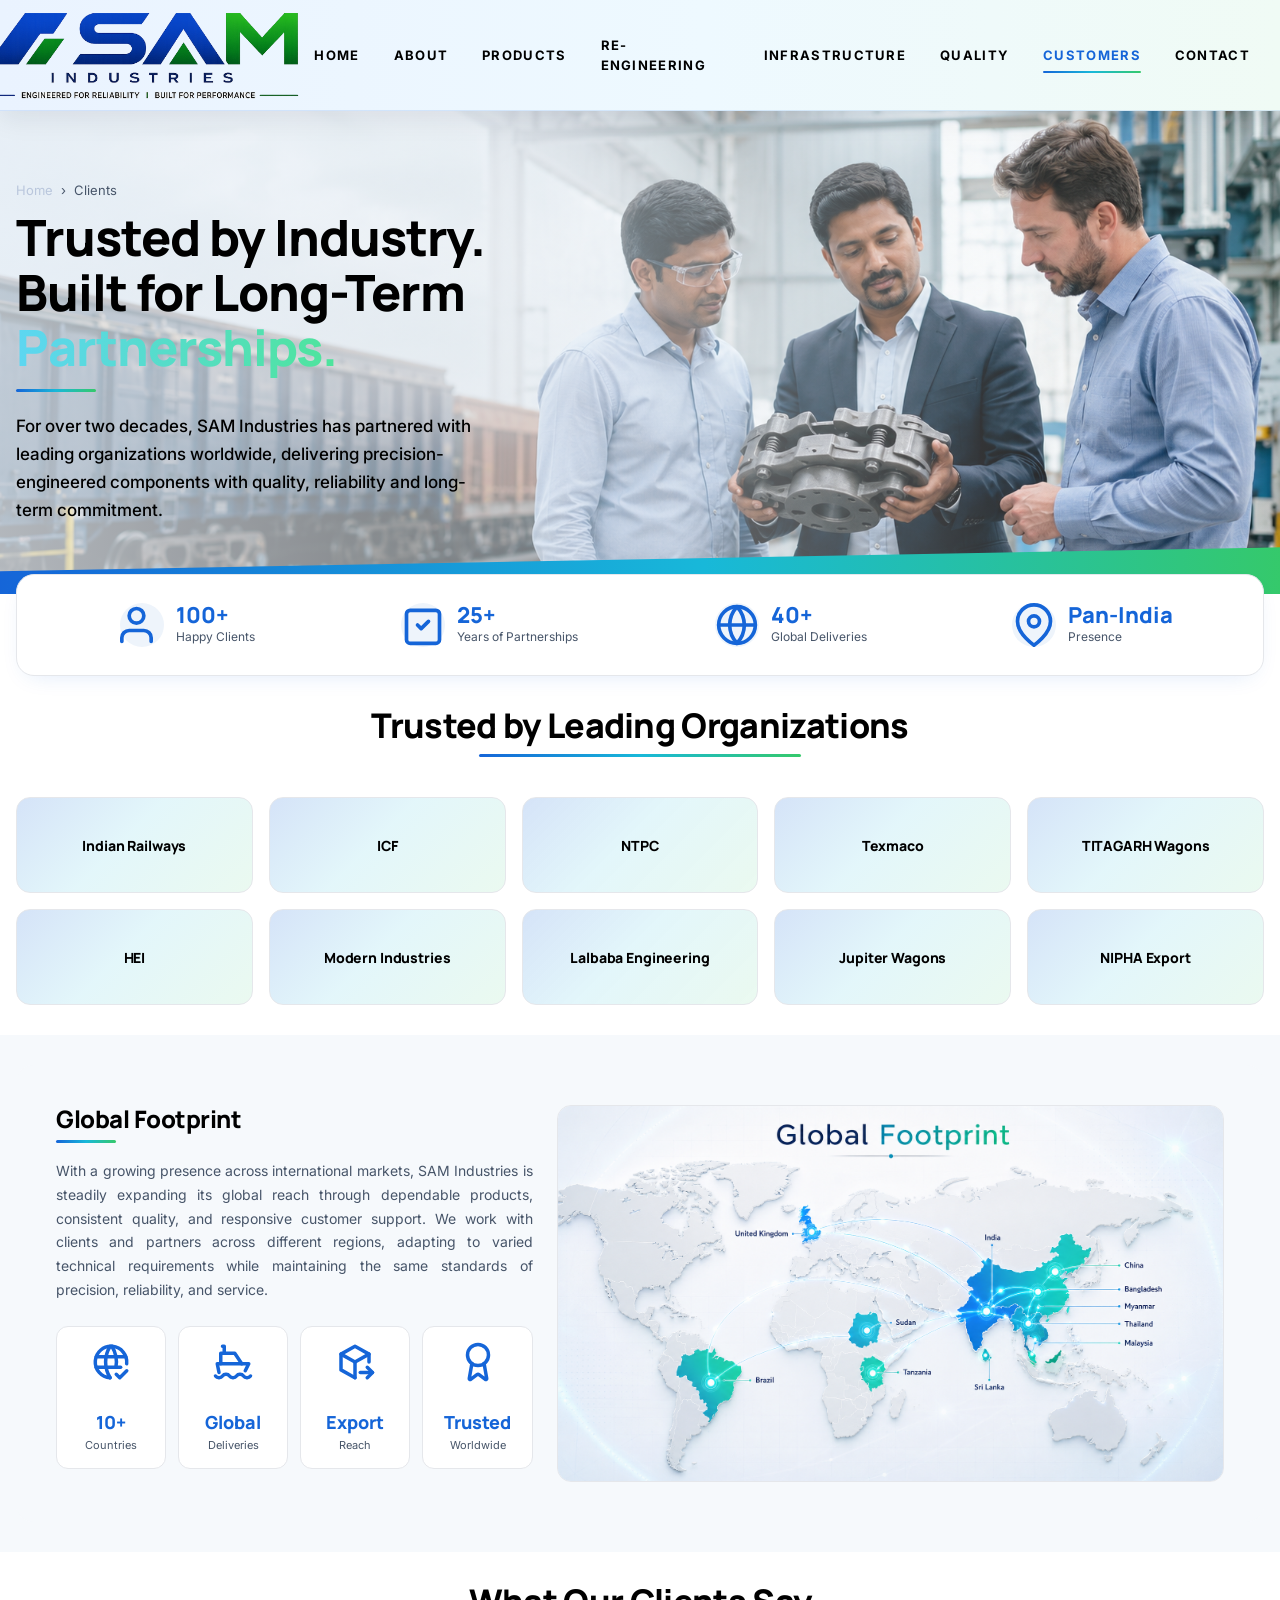
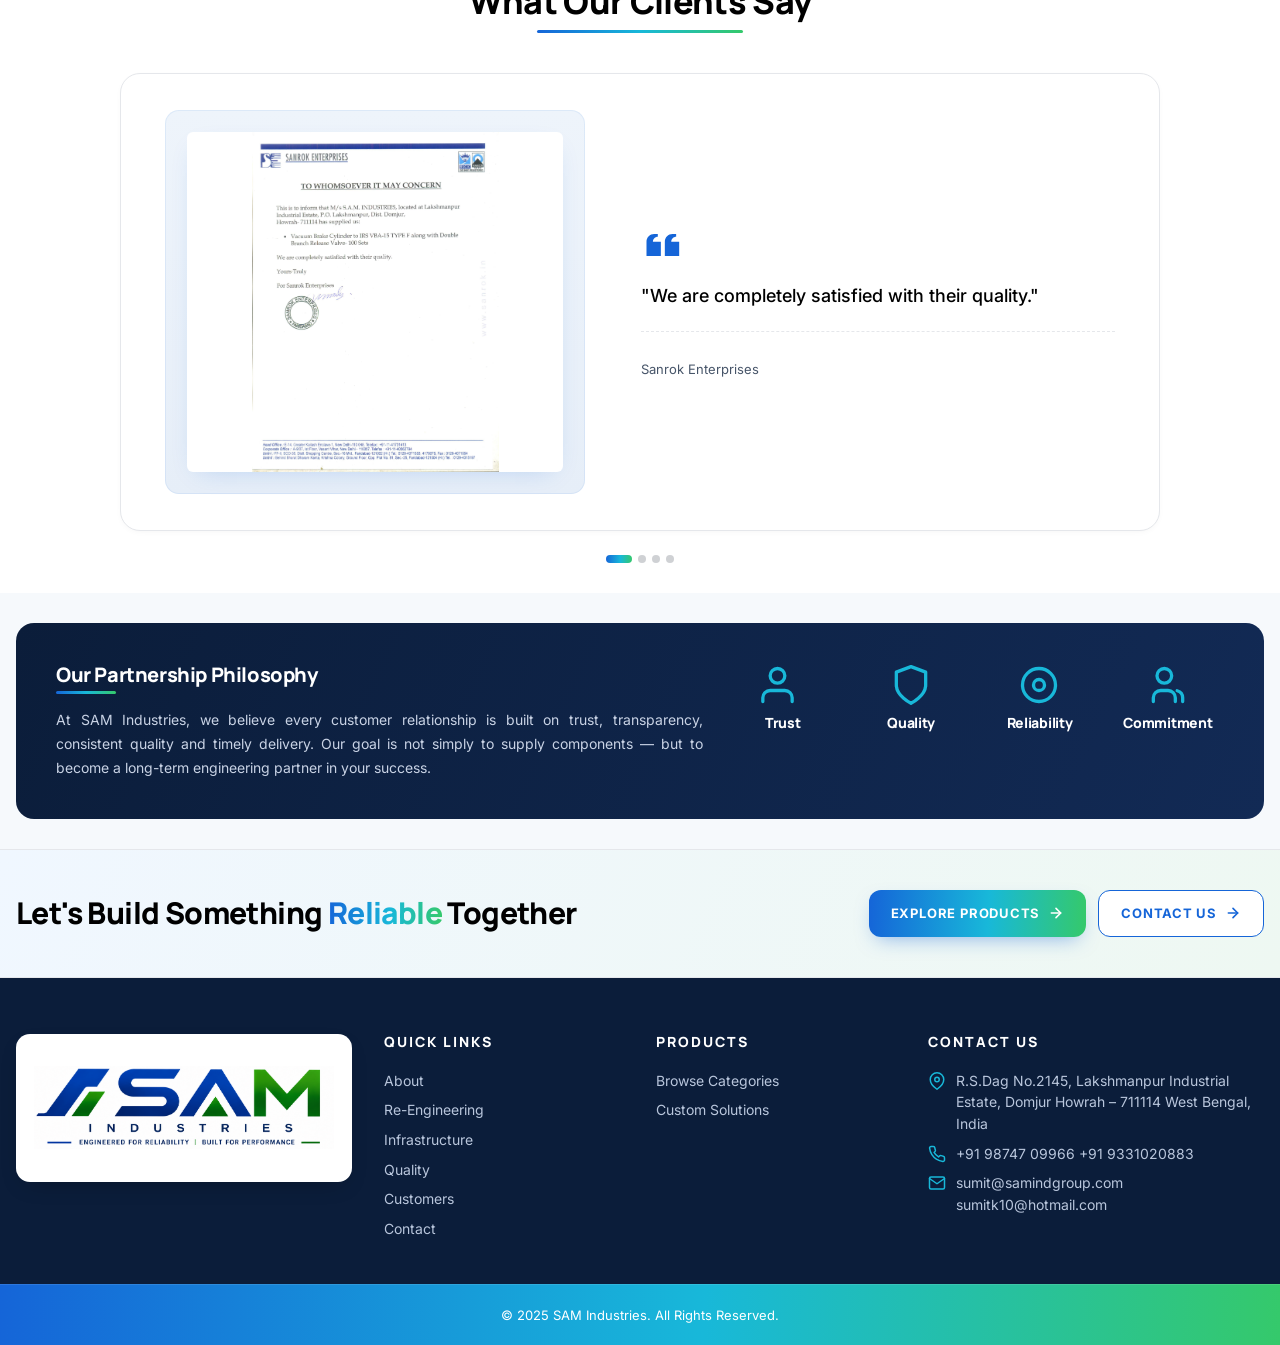
<file: clients.html>
<!DOCTYPE html>
<html lang="en">
<head>
<meta charset="UTF-8">
<meta name="viewport" content="width=device-width, initial-scale=1.0">
<title>Clients — SAM Industries</title>
<meta name="description" content="Trusted by leading organizations across railways, energy, industrial and infrastructure sectors.">
<link rel="preconnect" href="https://fonts.googleapis.com">
<link rel="preconnect" href="https://fonts.gstatic.com" crossorigin>
<link rel="stylesheet" href="https://fonts.googleapis.com/css2?family=Inter:wght@400;500;600;700;800&family=Manrope:wght@500;600;700;800&display=swap">
<link rel="stylesheet" href="styles.css?v=1.0.3">
<link rel="canonical" href="https://samindgroup.com/clients">
<link rel="icon" href="/favicon.ico" sizes="any">
<link rel="icon" type="image/png" href="/images/Website%20Other%20pics/SAM%20logo%20final.png">
<link rel="apple-touch-icon" href="/images/Website%20Other%20pics/SAM%20logo%20final.png">
</head>
<body>

<!-- ============ NAVBAR ============ -->
<nav class="navbar">
  <div class="container nav-inner">
    <a href="/" class="logo brand-logo-nav-wrap"><img src="images/Website Other pics/SAM logo transperent.png" alt="SAM Industries" class="brand-logo-nav"></a>
    <div class="nav-menu">
      <a href="/">HOME</a>
      <a href="/about">ABOUT</a>
      <a href="/products">PRODUCTS</a>
      <a href="/re-engineering">RE-ENGINEERING</a>
      <a href="/infrastructure">INFRASTRUCTURE</a>
      <a href="/quality">QUALITY</a>
      <a href="/clients" class="active">CUSTOMERS</a>
      <a href="/contact">CONTACT</a>
    </div>
    <button class="nav-toggle" aria-label="Toggle menu">
      <svg viewBox="0 0 24 24" fill="none" stroke="currentColor" stroke-width="2" stroke-linecap="round" stroke-linejoin="round"><line x1="4" y1="6" x2="20" y2="6"/><line x1="4" y1="12" x2="20" y2="12"/><line x1="4" y1="18" x2="20" y2="18"/></svg>
    </button>
  </div>
  <div class="mobile-menu">
    <a href="/">HOME</a>
    <a href="/about">ABOUT</a>
    <a href="/products">PRODUCTS</a>
    <a href="/re-engineering">RE-ENGINEEERING</a>
    <a href="/infrastructure">INFRASTRUCTURE</a>
    <a href="/quality">QUALITY</a>
    <a href="/clients" class="active">CUSTOMERS</a>
    <a href="/contact">CONTACT</a>
  </div>
</nav>
<main>
<section class="page-hero light" style="padding-block:70px"><div class="ph-bg"><img src="images/Website Other pics/Customer page hero image.png" alt=""></div>
  <div class="container">
    <div class="breadcrumb"><a href="/">Home</a> &nbsp;›&nbsp; Clients</div>
    <h1>Trusted by Industry.<br>Built for Long-Term<br><span class="accent">Partnerships.</span></h1>
    <div class="ph-line"></div>
    <p>For over two decades, SAM Industries has partnered with leading organizations worldwide, delivering precision-engineered components with quality, reliability and long-term commitment.</p>
  </div>
  <div class="page-hero-wave"></div>
</section>
<section style="padding-top:0"><div class="container" style="margin-top:-20px;position:relative;z-index:5">
  <div class="trust-strip">
    <div class="ts"><div class="ts-icon"><svg viewBox="0 0 24 24" fill="none" stroke="currentColor" stroke-width="2" stroke-linecap="round" stroke-linejoin="round"><path d="M17 21v-2a4 4 0 0 0-4-4H5a4 4 0 0 0-4 4v2"/><circle cx="9" cy="7" r="4"/></svg></div><div><div class="ts-value">100+</div><div class="ts-label">Happy Clients</div></div></div><div class="ts"><div class="ts-icon"><svg viewBox="0 0 24 24" fill="none" stroke="currentColor" stroke-width="2" stroke-linecap="round" stroke-linejoin="round"><path d="M9 12l2 2 4-4"/><rect x="3" y="4" width="18" height="18" rx="2"/></svg></div><div><div class="ts-value">25+</div><div class="ts-label">Years of Partnerships</div></div></div><div class="ts"><div class="ts-icon"><svg viewBox="0 0 24 24" fill="none" stroke="currentColor" stroke-width="2" stroke-linecap="round" stroke-linejoin="round"><circle cx="12" cy="12" r="10"/><line x1="2" y1="12" x2="22" y2="12"/><path d="M12 2a15 15 0 0 1 4 10 15 15 0 0 1-4 10 15 15 0 0 1-4-10 15 15 0 0 1 4-10z"/></svg></div><div><div class="ts-value">40+</div><div class="ts-label">Global Deliveries</div></div></div><div class="ts"><div class="ts-icon"><svg viewBox="0 0 24 24" fill="none" stroke="currentColor" stroke-width="2" stroke-linecap="round" stroke-linejoin="round"><path d="M21 10c0 7-9 13-9 13s-9-6-9-13a9 9 0 0 1 18 0z"/><circle cx="12" cy="10" r="3"/></svg></div><div><div class="ts-value">Pan-India</div><div class="ts-label">Presence</div></div></div>
  </div>
</div></section>
<section class="section">
  <div class="container">
    <div class="section-title-wrap"><h2 class="section-title">Trusted by Leading Organizations</h2></div>
    <div class="logo-grid">
      <div class="logo-tile">Indian Railways</div><div class="logo-tile">ICF</div><div class="logo-tile">NTPC</div><div class="logo-tile">Texmaco</div><div class="logo-tile">TITAGARH Wagons</div><div class="logo-tile">HEI</div><div class="logo-tile">Modern Industries</div><div class="logo-tile">Lalbaba Engineering </div><div class="logo-tile">Jupiter Wagons</div><div class="logo-tile">NIPHA Export</div>
    </div>
  </div>
</section>
<section class="section bg-muted">
  <div class="container">
    <div class="footprint">
      <div>
        <h3>Global Footprint</h3>
        <p>With a growing presence across international markets, SAM Industries is steadily expanding its global reach through dependable products, consistent quality, and responsive customer support. We work with clients and partners across different regions, adapting to varied technical requirements while maintaining the same standards of precision, reliability, and service.</p>
        <div class="footprint-stats">
          <div class="fs"><div class="fs-icon"><svg xmlns="http://www.w3.org/2000/svg" width="24" height="24" viewBox="0 0 24 24" fill="none" stroke="currentColor" stroke-width="2" stroke-linecap="round" stroke-linejoin="round" class="icon icon-tabler icons-tabler-outline icon-tabler-world-check"><path stroke="none" d="M0 0h24v24H0z" fill="none" /><path d="M20.946 12.99a9 9 0 1 0 -9.46 7.995" /><path d="M3.6 9h16.8" /><path d="M3.6 15h13.9" /><path d="M11.5 3a17 17 0 0 0 0 18" /><path d="M12.5 3a16.997 16.997 0 0 1 2.311 12.001" /><path d="M15 19l2 2l4 -4" /></svg></div><div class="fs-value">10+</div><div class="fs-label">Countries</div></div>
          <div class="fs"><div class="fs-icon"><svg xmlns="http://www.w3.org/2000/svg" width="24" height="24" viewBox="0 0 24 24" fill="none" stroke="currentColor" stroke-width="2" stroke-linecap="round" stroke-linejoin="round" class="icon icon-tabler icons-tabler-outline icon-tabler-ship"><path stroke="none" d="M0 0h24v24H0z" fill="none" /><path d="M2 20a2.4 2.4 0 0 0 2 1a2.4 2.4 0 0 0 2 -1a2.4 2.4 0 0 1 2 -1a2.4 2.4 0 0 1 2 1a2.4 2.4 0 0 0 2 1a2.4 2.4 0 0 0 2 -1a2.4 2.4 0 0 1 2 -1a2.4 2.4 0 0 1 2 1a2.4 2.4 0 0 0 2 1a2.4 2.4 0 0 0 2 -1" /><path d="M4 18l-1 -5h18l-2 4" /><path d="M5 13v-6h8l4 6" /><path d="M7 7v-4h-1" /></svg></div><div class="fs-value">Global</div><div class="fs-label">Deliveries</div></div>
          <div class="fs"><div class="fs-icon"><svg xmlns="http://www.w3.org/2000/svg" width="24" height="24" viewBox="0 0 24 24" fill="none" stroke="currentColor" stroke-width="2" stroke-linecap="round" stroke-linejoin="round" class="icon icon-tabler icons-tabler-outline icon-tabler-package-export"><path stroke="none" d="M0 0h24v24H0z" fill="none" /><path d="M12 21l-8 -4.5v-9l8 -4.5l8 4.5v4.5" /><path d="M12 12l8 -4.5" /><path d="M12 12v9" /><path d="M12 12l-8 -4.5" /><path d="M15 18h7" /><path d="M19 15l3 3l-3 3" /></svg></div><div class="fs-value">Export</div><div class="fs-label">Reach</div></div>
          <div class="fs"><div class="fs-icon"><svg xmlns="http://www.w3.org/2000/svg" width="24" height="24" viewBox="0 0 24 24" fill="none" stroke="currentColor" stroke-width="2" stroke-linecap="round" stroke-linejoin="round" class="lucide lucide-award-icon lucide-award"><path d="m15.477 12.89 1.515 8.526a.5.5 0 0 1-.81.47l-3.58-2.687a1 1 0 0 0-1.197 0l-3.586 2.686a.5.5 0 0 1-.81-.469l1.514-8.526"/><circle cx="12" cy="8" r="6"/></svg></div><div class="fs-value">Trusted</div><div class="fs-label">Worldwide</div></div>
        </div>
      </div>
      <div class="footprint-map">
        <img src="images/global footprint image.png" alt="World map" style="width:100%;height:auto;object-fit:contain;opacity:1;display:block">
      </div>
    </div>
  </div>
</section>
<!--
<section class="section">
  <div class="container">
    <div class="section-title-wrap"><h2 class="section-title">What Our Clients Say</h2></div>
    <div class="testimonials carousel">
      <button class="carousel-arrow prev"><svg viewBox="0 0 24 24" fill="none" stroke="currentColor" stroke-width="2" stroke-linecap="round" stroke-linejoin="round"><polyline points="15 18 9 12 15 6"/></svg></button>
      <div class="carousel-viewport"><div class="testimonial-track"></div></div>
      <button class="carousel-arrow next"><svg viewBox="0 0 24 24" fill="none" stroke="currentColor" stroke-width="2" stroke-linecap="round" stroke-linejoin="round"><polyline points="9 18 15 12 9 6"/></svg></button>
      <div class="carousel-dots t-dots"><button class="active"></button><button></button><button></button></div>
    </div>
  </div>
</section>-->
<section class="section">
  <div class="container">
    <div class="section-title-wrap"><h2 class="section-title">What Our Clients Say</h2></div>
    <div class="testimonials">
      <div class="testimonial-track"></div>
      <div class="carousel-dots t-dots"></div>
    </div>
  </div>
</section>
<section class="section bg-muted">
  <div class="container">
    <div class="partnership">
      <div>
        <h3>Our Partnership Philosophy</h3>
        <p>At SAM Industries, we believe every customer relationship is built on trust, transparency, consistent quality and timely delivery. Our goal is not simply to supply components — but to become a long-term engineering partner in your success.</p>
      </div>
      <div class="p-values">
        <div class="pv"><div class="pv-icon"><svg viewBox="0 0 24 24" fill="none" stroke="currentColor" stroke-width="1.8" stroke-linecap="round" stroke-linejoin="round"><path d="M17 21v-2a4 4 0 0 0-4-4H5a4 4 0 0 0-4 4v2"/><circle cx="9" cy="7" r="4"/></svg></div><h5>Trust</h5></div>
        <div class="pv"><div class="pv-icon"><svg viewBox="0 0 24 24" fill="none" stroke="currentColor" stroke-width="1.8" stroke-linecap="round" stroke-linejoin="round"><path d="M12 22s8-4 8-10V5l-8-3-8 3v7c0 6 8 10 8 10z"/></svg></div><h5>Quality</h5></div>
        <div class="pv"><div class="pv-icon"><svg viewBox="0 0 24 24" fill="none" stroke="currentColor" stroke-width="1.8" stroke-linecap="round" stroke-linejoin="round"><circle cx="12" cy="12" r="3"/><circle cx="12" cy="12" r="9"/></svg></div><h5>Reliability</h5></div>
        <div class="pv"><div class="pv-icon"><svg viewBox="0 0 24 24" fill="none" stroke="currentColor" stroke-width="1.8" stroke-linecap="round" stroke-linejoin="round"><path d="M20 21v-2a4 4 0 0 0-3-3.87"/><path d="M4 21v-2a4 4 0 0 1 4-4h4a4 4 0 0 1 4 4v2"/><circle cx="10" cy="7" r="4"/></svg></div><h5>Commitment</h5></div>
      </div>
    </div>
  </div>
</section>

<section class="cta-banner">
  <div class="container cta-inner">
    <h3>Let's Build Something <span class="text-gradient">Reliable</span> Together</h3>
    <div class="cta-actions">
      <a href="/products" class="btn btn-primary">Explore Products
        <svg class="arrow" viewBox="0 0 24 24" fill="none" stroke="currentColor" stroke-width="2.4" stroke-linecap="round" stroke-linejoin="round"><line x1="5" y1="12" x2="19" y2="12"/><polyline points="12 5 19 12 12 19"/></svg></a>
      <a href="/contact" class="btn btn-outline">Contact Us
        <svg class="arrow" viewBox="0 0 24 24" fill="none" stroke="currentColor" stroke-width="2.4" stroke-linecap="round" stroke-linejoin="round"><line x1="5" y1="12" x2="19" y2="12"/><polyline points="12 5 19 12 12 19"/></svg></a>
    </div>
  </div>
</section>
</main>

<!-- ============ FOOTER ============ -->
<footer class="footer">
  <div class="container">
    <div class="footer-grid">
      <div>
        <div class="brand-logo-footer-wrap"><img src="images/Website Other pics/SAM logo final.png" alt="SAM Industries" class="brand-logo-footer"></div>
      </div>
      <div>
        <h4>Quick Links</h4>
        <a href="/about">About</a>
        <a href="/re-engineering">Re-Engineering</a>
        <a href="/infrastructure">Infrastructure</a>
        <a href="/quality">Quality</a>
        <a href="/clients">Customers</a>
        <a href="/contact">Contact</a>
      </div>
      <div>
        <h4>Products</h4>
        <a href="/products">Browse Categories</a>
        <a href="/re-engineering">Custom Solutions</a>
      </div>
      <div>
        <h4>Contact Us</h4>
        <div class="contact-line"><svg viewBox="0 0 24 24" fill="none" stroke="currentColor" stroke-width="2" stroke-linecap="round" stroke-linejoin="round"><path d="M21 10c0 7-9 13-9 13s-9-6-9-13a9 9 0 0 1 18 0z"/><circle cx="12" cy="10" r="3"/></svg><span>R.S.Dag No.2145,
Lakshmanpur Industrial Estate,
Domjur Howrah – 711114
West Bengal, India</span></div>
        <div class="contact-line"><svg viewBox="0 0 24 24" fill="none" stroke="currentColor" stroke-width="2" stroke-linecap="round" stroke-linejoin="round"><path d="M22 16.92v3a2 2 0 0 1-2.18 2 19.79 19.79 0 0 1-8.63-3.07 19.5 19.5 0 0 1-6-6 19.79 19.79 0 0 1-3.07-8.67A2 2 0 0 1 4.11 2h3a2 2 0 0 1 2 1.72 12.84 12.84 0 0 0 .7 2.81 2 2 0 0 1-.45 2.11L8.09 9.91a16 16 0 0 0 6 6l1.27-1.27a2 2 0 0 1 2.11-.45 12.84 12.84 0 0 0 2.81.7A2 2 0 0 1 22 16.92z"/></svg><span>+91 98747 09966
          +91 9331020883
        </span></div>
        <div class="contact-line"><svg viewBox="0 0 24 24" fill="none" stroke="currentColor" stroke-width="2" stroke-linecap="round" stroke-linejoin="round"><path d="M4 4h16c1.1 0 2 .9 2 2v12c0 1.1-.9 2-2 2H4c-1.1 0-2-.9-2-2V6c0-1.1.9-2 2-2z"/><polyline points="22,6 12,13 2,6"/></svg><span>sumit@samindgroup.com
          sumitk10@hotmail.com
        </span></div>
      </div>
    </div>
  </div>
  <div class="footer-bottom">© 2025 SAM Industries. All Rights Reserved.</div>
</footer>
<script src="testimonials-data.js?v=1.0.2"></script>
<script src="script.js?v=1.0.3"></script></body></html>
</file>
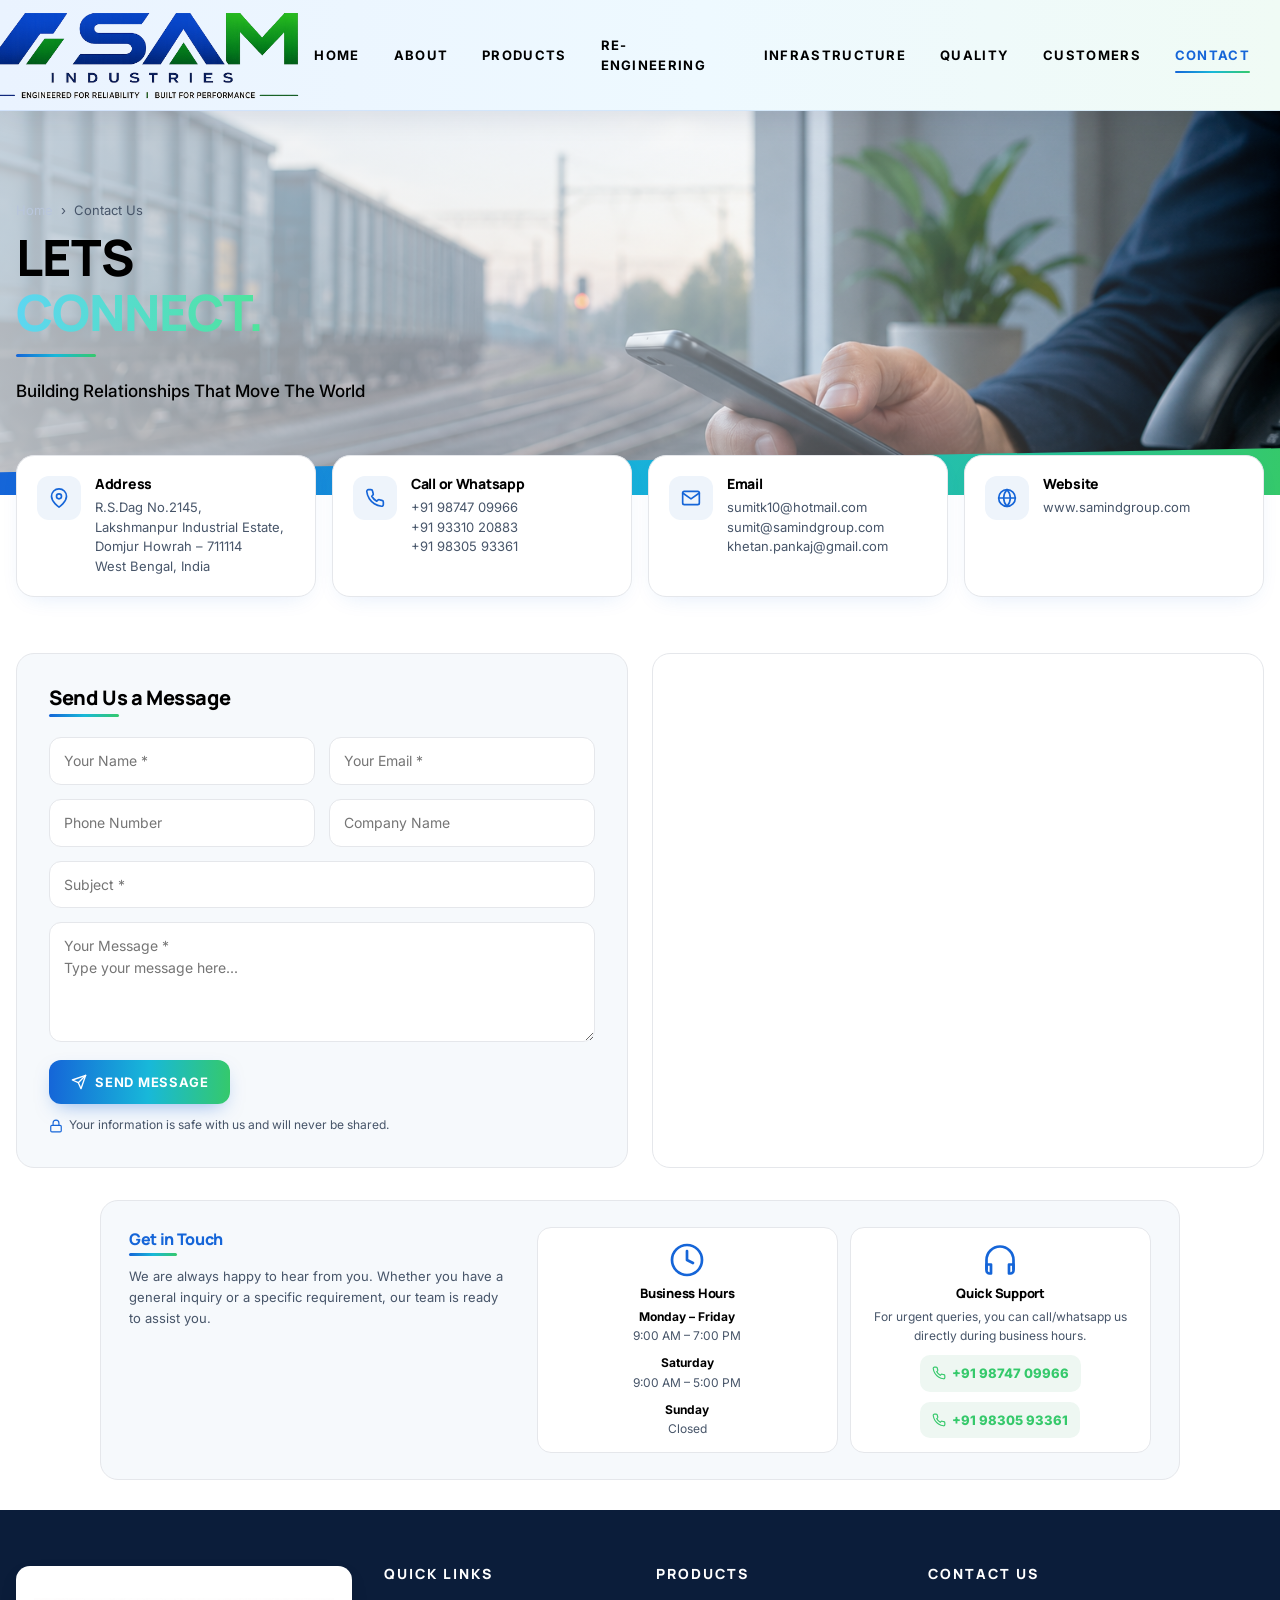
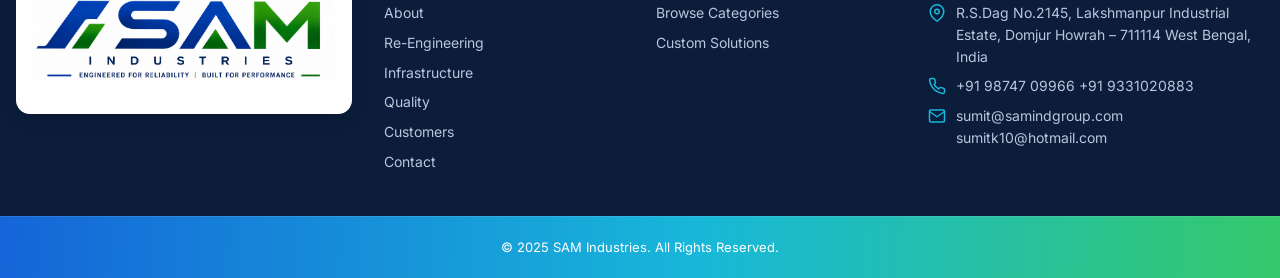
<file: contact.html>
<!DOCTYPE html>
<html lang="en">
<head>
<meta charset="UTF-8">
<meta name="viewport" content="width=device-width, initial-scale=1.0">
<title>Contact — SAM Industries</title>
<meta name="description" content="Get in touch with SAM Industries. Send us a message, request a quote or visit our facility.">
<link rel="preconnect" href="https://fonts.googleapis.com">
<link rel="preconnect" href="https://fonts.gstatic.com" crossorigin>
<link rel="stylesheet" href="https://fonts.googleapis.com/css2?family=Inter:wght@400;500;600;700;800&family=Manrope:wght@500;600;700;800&display=swap">
<link rel="stylesheet" href="styles.css?v=1.0.2">
<link rel="canonical" href="https://samindgroup.com/contact">
<link rel="icon" href="/favicon.ico" sizes="any">
<link rel="icon" type="image/png" href="/images/Website%20Other%20pics/SAM%20logo%20final.png">
<link rel="apple-touch-icon" href="/images/Website%20Other%20pics/SAM%20logo%20final.png">
</head>
<body>

<!-- ============ NAVBAR ============ -->
<nav class="navbar">
  <div class="container nav-inner">
    <a href="/" class="logo brand-logo-nav-wrap"><img src="images/Website Other pics/SAM logo transperent.png" alt="SAM Industries" class="brand-logo-nav"></a>
    <div class="nav-menu">
      <a href="/">HOME</a>
      <a href="/about">ABOUT</a>
      <a href="/products">PRODUCTS</a>
      <a href="/re-engineering">RE-ENGINEERING</a>
      <a href="/infrastructure">INFRASTRUCTURE</a>
      <a href="/quality">QUALITY</a>
      <a href="/clients">CUSTOMERS</a>
      <a href="/contact" class="active">CONTACT</a>
    </div>
    <button class="nav-toggle" aria-label="Toggle menu">
      <svg viewBox="0 0 24 24" fill="none" stroke="currentColor" stroke-width="2" stroke-linecap="round" stroke-linejoin="round"><line x1="4" y1="6" x2="20" y2="6"/><line x1="4" y1="12" x2="20" y2="12"/><line x1="4" y1="18" x2="20" y2="18"/></svg>
    </button>
  </div>
  <div class="mobile-menu">
    <a href="/">HOME</a>
    <a href="/about">ABOUT</a>
    <a href="/products">PRODUCTS</a>
    <a href="/re-engineering">RE-ENGINEERING</a>
    <a href="/infrastructure">INFRASTRUCTURE</a>
    <a href="/quality">QUALITY</a>
    <a href="/clients">CUSTOMERS</a>
    <a href="/contact" class="active">CONTACT</a>
  </div>
</nav>
<main>
<section class="page-hero light" style="padding-block:90px"><div class="ph-bg"><img src="images/conatact us hero image.png" alt=""></div>
  <div class="container">
    <div class="breadcrumb"><a href="/">Home</a> &nbsp;›&nbsp; Contact Us</div>
    <h1>LETS <br><span class="accent">CONNECT.</span></h1>
    <div class="ph-line"></div>
    <p>Building Relationships That Move The World</p>
    
  </div>
  <div class="page-hero-wave"></div>
</section>
<div class="container">
  <div class="contact-cards">
    <div class="contact-card"><div class="cc-icon"><svg width="20" height="20" viewBox="0 0 24 24" fill="none" stroke="currentColor" stroke-width="2" stroke-linecap="round" stroke-linejoin="round"><path d="M21 10c0 7-9 13-9 13s-9-6-9-13a9 9 0 0 1 18 0z"/><circle cx="12" cy="10" r="3"/></svg></div><div><h5>Address</h5><p>R.S.Dag No.2145,<br>
Lakshmanpur Industrial Estate,<br>
Domjur Howrah – 711114<br>
West Bengal, India</p></div></div>
    <div class="contact-card"><div class="cc-icon"><svg width="20" height="20" viewBox="0 0 24 24" fill="none" stroke="currentColor" stroke-width="2" stroke-linecap="round" stroke-linejoin="round"><path d="M22 16.92v3a2 2 0 0 1-2.18 2 19.79 19.79 0 0 1-8.63-3.07 19.5 19.5 0 0 1-6-6 19.79 19.79 0 0 1-3.07-8.67A2 2 0 0 1 4.11 2h3a2 2 0 0 1 2 1.72 12.84 12.84 0 0 0 .7 2.81 2 2 0 0 1-.45 2.11L8.09 9.91a16 16 0 0 0 6 6l1.27-1.27a2 2 0 0 1 2.11-.45 12.84 12.84 0 0 0 2.81.7A2 2 0 0 1 22 16.92z"/></svg></div><div><h5>Call or Whatsapp </h5><p>+91 98747 09966<br>+91 93310 20883<br>+91 98305 93361</p></div></div>
    <div class="contact-card"><div class="cc-icon"><svg width="20" height="20" viewBox="0 0 24 24" fill="none" stroke="currentColor" stroke-width="2" stroke-linecap="round" stroke-linejoin="round"><path d="M4 4h16c1.1 0 2 .9 2 2v12c0 1.1-.9 2-2 2H4c-1.1 0-2-.9-2-2V6c0-1.1.9-2 2-2z"/><polyline points="22,6 12,13 2,6"/></svg></div><div><h5>Email</h5><p>sumitk10@hotmail.com<br>sumit@samindgroup.com<br>khetan.pankaj@gmail.com</p></div></div>
    <div class="contact-card"><div class="cc-icon"><svg width="20" height="20" viewBox="0 0 24 24" fill="none" stroke="currentColor" stroke-width="2" stroke-linecap="round" stroke-linejoin="round"><circle cx="12" cy="12" r="10"/><line x1="2" y1="12" x2="22" y2="12"/><path d="M12 2a15 15 0 0 1 4 10 15 15 0 0 1-4 10 15 15 0 0 1-4-10 15 15 0 0 1 4-10z"/></svg></div><div><h5>Website</h5><p>www.samindgroup.com</p></div></div>
  </div>
</div>
<section class="section" style="padding-top:56px">
  <div class="container">
    <div style="display:grid;grid-template-columns:1fr;gap:24px" class="contact-split">
      <div class="form-panel">
        <h3>Send Us a Message</h3>
        <form id="contact-form" action="send-email.php" method="POST">
          <div class="form-grid">
            <div class="field"><input type="text" name="name" placeholder="Your Name *" required></div>
            <div class="field"><input type="email" name="email" placeholder="Your Email *" required></div>
            <div class="field"><input type="tel" name="phone" placeholder="Phone Number"></div>
            <div class="field"><input type="text" name="company" placeholder="Company Name"></div>
            <div class="field full"><input type="text" name="subject" placeholder="Subject *" required></div>
            <div class="field full"><textarea name="message" placeholder="Your Message *&#10;Type your message here..." required></textarea></div>
          </div>
          <!-- Security: honeypot field — invisible to users, bots auto-fill it -->
          <div class="hp-field" aria-hidden="true"><input type="text" name="website_url" tabindex="-1" autocomplete="off"></div>
          <!-- Security: CSRF token — populated by JavaScript on page load -->
          <input type="hidden" name="_csrf_token" id="csrf-token-field" value="">
          <!-- Security: form timestamp — set by JavaScript to detect bots/stale submissions -->
          <input type="hidden" name="_form_ts" id="form-ts-field" value="">
          <div class="form-actions">
            <button type="submit" class="btn btn-primary"><svg width="16" height="16" viewBox="0 0 24 24" fill="none" stroke="currentColor" stroke-width="2" stroke-linecap="round" stroke-linejoin="round"><line x1="22" y1="2" x2="11" y2="13"/><polygon points="22 2 15 22 11 13 2 9 22 2"/></svg>Send Message</button>
          </div>
          <div id="form-status" class="form-status" style="display:none;"></div>
          <div class="privacy-note"><svg viewBox="0 0 24 24" fill="none" stroke="currentColor" stroke-width="2" stroke-linecap="round" stroke-linejoin="round"><rect x="3" y="11" width="18" height="11" rx="2"/><path d="M7 11V7a5 5 0 0 1 10 0v4"/></svg>Your information is safe with us and will never be shared.</div>
        </form>
      </div>
      <div class="map-panel">
        <iframe src="https://www.google.com/maps/embed?pb=!1m18!1m12!1m3!1d3682.609314692124!2d88.27391437475882!3d22.631059930826176!2m3!1f0!2f0!3f0!3m2!1i1024!2i768!4f13.1!3m3!1m2!1s0x39f882664efa609d%3A0x7b54b882287ab956!2sS.A.M.%20Industries!5e0!3m2!1sen!2sin!4v1784295790361!5m2!1sen!2sin" width="600" height="450" style="border:0;" allowfullscreen="" loading="lazy" referrerpolicy="strict-origin-when-cross-origin"></iframe>
      </div>
    </div>
    <style>@media(min-width:900px){.contact-split{grid-template-columns:1fr 1fr!important}}</style>
    <div class="get-in-touch compact" style="margin-top:32px">
      <div>
        <h3>Get in Touch</h3>
        <p>We are always happy to hear from you. Whether you have a general inquiry or a specific requirement, our team is ready to assist you.</p>
        
      </div>
      <div class="gt-blocks">
        <div class="gt-block"><div class="gt-icon"><svg viewBox="0 0 24 24" fill="none" stroke="currentColor" stroke-width="1.8" stroke-linecap="round" stroke-linejoin="round"><circle cx="12" cy="12" r="10"/><polyline points="12 6 12 12 16 14"/></svg></div><h5>Business Hours</h5><div class="line"><strong>Monday – Friday</strong><br>9:00 AM – 7:00 PM</div><div class="line" style="margin-top:8px"><strong>Saturday</strong><br>9:00 AM – 5:00 PM</div><div class="line" style="margin-top:8px"><strong>Sunday</strong><br>Closed</div></div>
        <div class="gt-block"><div class="gt-icon"><svg viewBox="0 0 24 24" fill="none" stroke="currentColor" stroke-width="1.8" stroke-linecap="round" stroke-linejoin="round"><path d="M3 18v-6a9 9 0 0 1 18 0v6"/><path d="M21 19a2 2 0 0 1-2 2h-1v-6h3zM3 19a2 2 0 0 0 2 2h1v-6H3z"/></svg></div><h5>Quick Support</h5><p>For urgent queries, you can call/whatsapp us directly during business hours.</p><div class="phone-pill"><svg width="14" height="14" viewBox="0 0 24 24" fill="none" stroke="currentColor" stroke-width="2" stroke-linecap="round" stroke-linejoin="round"><path d="M22 16.92v3a2 2 0 0 1-2.18 2 19.79 19.79 0 0 1-8.63-3.07 19.5 19.5 0 0 1-6-6 19.79 19.79 0 0 1-3.07-8.67A2 2 0 0 1 4.11 2h3a2 2 0 0 1 2 1.72 12.84 12.84 0 0 0 .7 2.81 2 2 0 0 1-.45 2.11L8.09 9.91a16 16 0 0 0 6 6l1.27-1.27a2 2 0 0 1 2.11-.45 12.84 12.84 0 0 0 2.81.7A2 2 0 0 1 22 16.92z"/></svg>+91 98747 09966</div>
                              
                              <div class="phone-pill"><svg width="14" height="14" viewBox="0 0 24 24" fill="none" stroke="currentColor" stroke-width="2" stroke-linecap="round" stroke-linejoin="round"><path d="M22 16.92v3a2 2 0 0 1-2.18 2 19.79 19.79 0 0 1-8.63-3.07 19.5 19.5 0 0 1-6-6 19.79 19.79 0 0 1-3.07-8.67A2 2 0 0 1 4.11 2h3a2 2 0 0 1 2 1.72 12.84 12.84 0 0 0 .7 2.81 2 2 0 0 1-.45 2.11L8.09 9.91a16 16 0 0 0 6 6l1.27-1.27a2 2 0 0 1 2.11-.45 12.84 12.84 0 0 0 2.81.7A2 2 0 0 1 22 16.92z"/></svg>+91 98305 93361</div>
                              
      </div>
        <!--<div class="gt-block"><div class="gt-icon"><svg viewBox="0 0 24 24" fill="none" stroke="currentColor" stroke-width="1.8" stroke-linecap="round" stroke-linejoin="round"><path d="M14 2H6a2 2 0 0 0-2 2v16a2 2 0 0 0 2 2h12a2 2 0 0 0 2-2V8z"/><polyline points="14 2 14 8 20 8"/></svg></div><h5>Request a Quote</h5><p>Share your drawings or requirements with us and we'll get back to you with a detailed quote.</p><a href="mailto:sales@samindustries.com" class="btn btn-outline" style="margin-top:10px;font-size:12px;padding:10px 18px">Request Quote<svg class="arrow" viewBox="0 0 24 24" fill="none" stroke="currentColor" stroke-width="2.4" stroke-linecap="round" stroke-linejoin="round"><line x1="5" y1="12" x2="19" y2="12"/><polyline points="12 5 19 12 12 19"/></svg></a></div>-->
      </div>
    </div>
  </div>
</section>
</main>

<!-- ============ FOOTER ============ -->
<footer class="footer">
  <div class="container">
    <div class="footer-grid">
      <div>
        <div class="brand-logo-footer-wrap"><img src="images/Website Other pics/SAM logo final.png" alt="SAM Industries" class="brand-logo-footer"></div>
      </div>
      <div>
        <h4>Quick Links</h4>
        <a href="/about">About</a>
        <a href="/re-engineering">Re-Engineering</a>
        <a href="/infrastructure">Infrastructure</a>
        <a href="/quality">Quality</a>
        <a href="/clients">Customers</a>
        <a href="/contact">Contact</a>
      </div>
      <div>
        <h4>Products</h4>
        <a href="/products">Browse Categories</a>
        <a href="/re-engineering">Custom Solutions</a>
      </div>
      <div>
        <h4>Contact Us</h4>
        <div class="contact-line"><svg viewBox="0 0 24 24" fill="none" stroke="currentColor" stroke-width="2" stroke-linecap="round" stroke-linejoin="round"><path d="M21 10c0 7-9 13-9 13s-9-6-9-13a9 9 0 0 1 18 0z"/><circle cx="12" cy="10" r="3"/></svg><span>R.S.Dag No.2145,
Lakshmanpur Industrial Estate,
Domjur Howrah – 711114
West Bengal, India</span></div>
        <div class="contact-line"><svg viewBox="0 0 24 24" fill="none" stroke="currentColor" stroke-width="2" stroke-linecap="round" stroke-linejoin="round"><path d="M22 16.92v3a2 2 0 0 1-2.18 2 19.79 19.79 0 0 1-8.63-3.07 19.5 19.5 0 0 1-6-6 19.79 19.79 0 0 1-3.07-8.67A2 2 0 0 1 4.11 2h3a2 2 0 0 1 2 1.72 12.84 12.84 0 0 0 .7 2.81 2 2 0 0 1-.45 2.11L8.09 9.91a16 16 0 0 0 6 6l1.27-1.27a2 2 0 0 1 2.11-.45 12.84 12.84 0 0 0 2.81.7A2 2 0 0 1 22 16.92z"/></svg><span>+91 98747 09966
          +91 9331020883
        </span></div>
        <div class="contact-line"><svg viewBox="0 0 24 24" fill="none" stroke="currentColor" stroke-width="2" stroke-linecap="round" stroke-linejoin="round"><path d="M4 4h16c1.1 0 2 .9 2 2v12c0 1.1-.9 2-2 2H4c-1.1 0-2-.9-2-2V6c0-1.1.9-2 2-2z"/><polyline points="22,6 12,13 2,6"/></svg><span>sumit@samindgroup.com
          sumitk10@hotmail.com
        </span></div>
      </div>
    </div>
  </div>
  <div class="footer-bottom">© 2025 SAM Industries. All Rights Reserved.</div>
</footer>
<script src="script.js?v=1.0.2"></script></body></html>
</file>
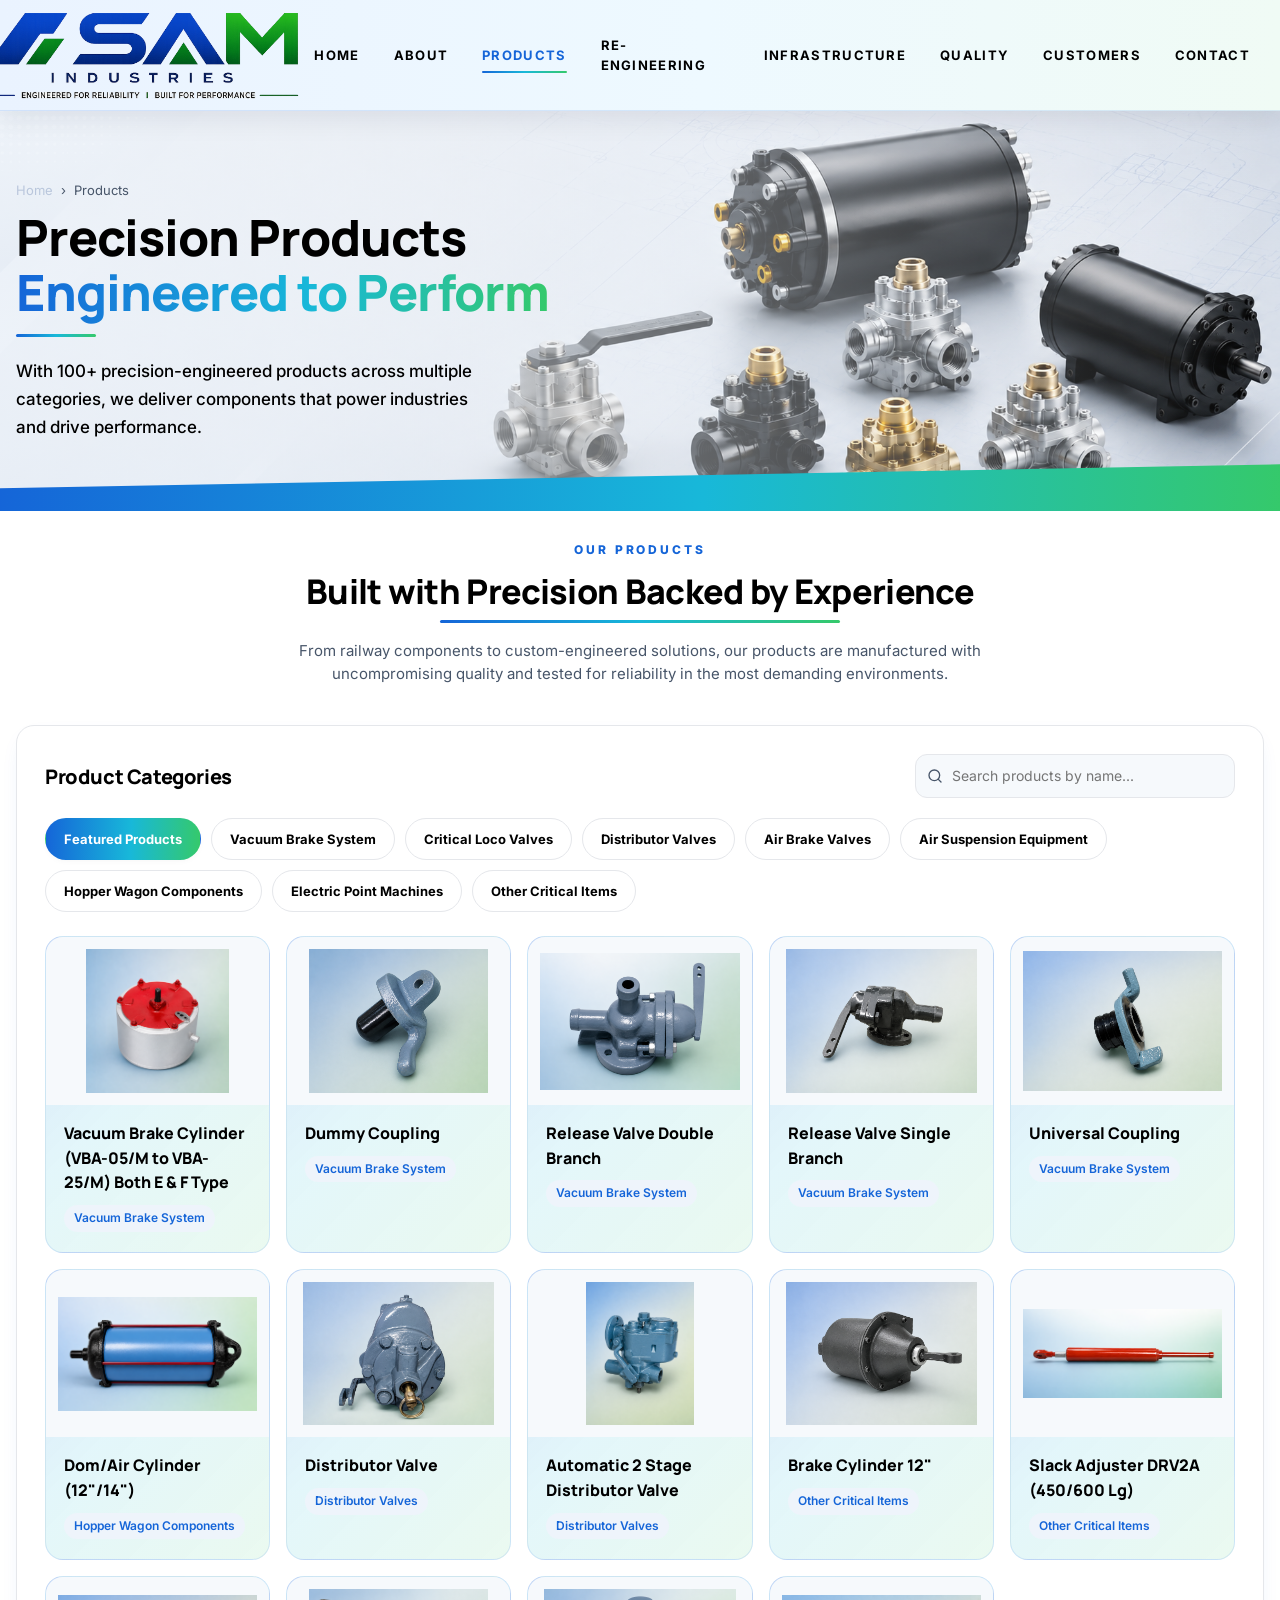
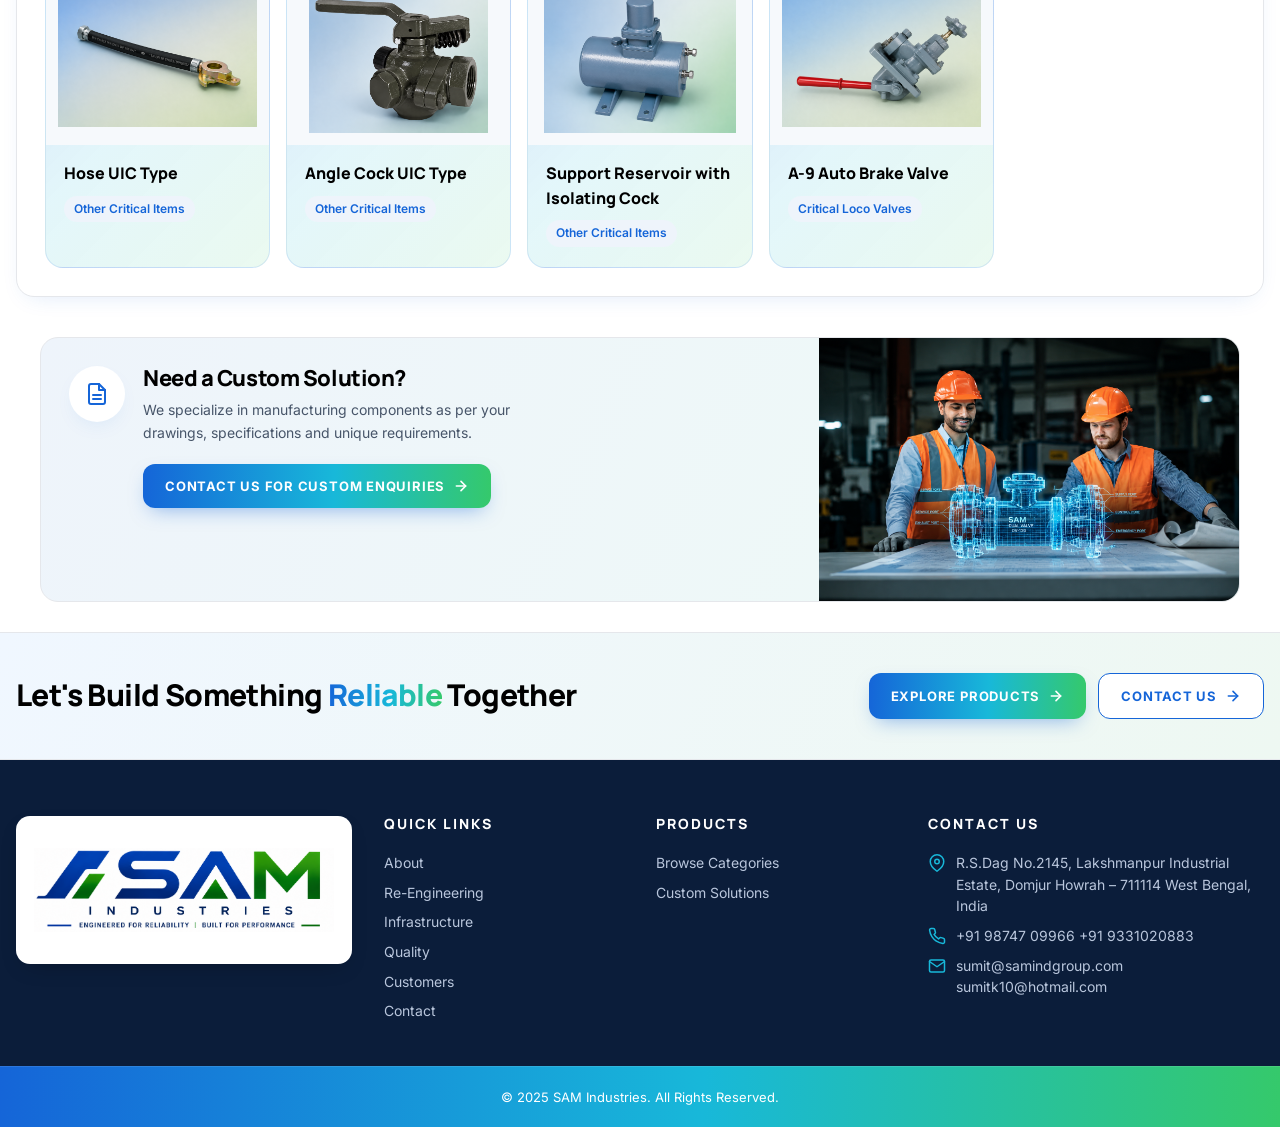
<file: products.html>
<!DOCTYPE html>
<html lang="en">
<head>
<meta charset="UTF-8">
<meta name="viewport" content="width=device-width, initial-scale=1.0">
<title>Products — SAM Industries</title>
<meta name="description" content="Explore 100+ precision engineered products across railway, machining, fabrication, power transmission and industrial components.">
<link rel="preconnect" href="https://fonts.googleapis.com">
<link rel="preconnect" href="https://fonts.gstatic.com" crossorigin>
<link rel="stylesheet" href="https://fonts.googleapis.com/css2?family=Inter:wght@400;500;600;700;800&family=Manrope:wght@500;600;700;800&display=swap">
<link rel="stylesheet" href="styles.css?v=1.0.2">
<link rel="canonical" href="https://samindgroup.com/products">
<link rel="icon" href="/favicon.ico" sizes="any">
<link rel="icon" type="image/png" href="/images/Website%20Other%20pics/SAM%20logo%20final.png">
<link rel="apple-touch-icon" href="/images/Website%20Other%20pics/SAM%20logo%20final.png">

</head>
<body>

<!-- ============ NAVBAR ============ -->
<nav class="navbar">
  <div class="container nav-inner">
    <a href="/" class="logo brand-logo-nav-wrap"><img src="images/Website Other pics/SAM logo transperent.png" alt="SAM Industries" class="brand-logo-nav"></a>
    <div class="nav-menu">
      <a href="/">HOME</a>
      <a href="/about">ABOUT</a>
      <a href="/products" class="active">PRODUCTS</a>
      <a href="/re-engineering">RE-ENGINEERING</a>
      <a href="/infrastructure">INFRASTRUCTURE</a>
      <a href="/quality">QUALITY</a>
      <a href="/clients">CUSTOMERS</a>
      <a href="/contact">CONTACT</a>
    </div>
    <button class="nav-toggle" aria-label="Toggle menu">
      <svg viewBox="0 0 24 24" fill="none" stroke="currentColor" stroke-width="2" stroke-linecap="round" stroke-linejoin="round"><line x1="4" y1="6" x2="20" y2="6"/><line x1="4" y1="12" x2="20" y2="12"/><line x1="4" y1="18" x2="20" y2="18"/></svg>
    </button>
  </div>
  <div class="mobile-menu">
    <a href="/">HOME</a>
    <a href="/about">ABOUT</a>
    <a href="/products" class="active">PRODUCTS</a>
    <a href="/re-engineering">RE-ENGINEERING</a>
    <a href="/infrastructure">INFRASTRUCTURE</a>
    <a href="/quality">QUALITY</a>
    <a href="/clients">CUSTOMERS</a>
    <a href="/contact">CONTACT</a>
  </div>
</nav>
<main>
<section class="page-hero light" style="padding-block:70px">
  <div class="ph-bg"><img src="images/producthero.png" alt=""></div>
  <div class="container">
    <div class="breadcrumb"><a href="/">Home</a> &nbsp;›&nbsp; Products</div>
    <h1 style="color:var(--ink)">Precision Products<br><span class="text-gradient">Engineered to Perform</span></h1>
    <div class="ph-line"></div>
    <p>With 100+ precision-engineered products across multiple categories, we deliver components that power industries and drive performance.</p>
  </div>
    <div class="page-hero-wave"></div>
</section>
<section class="section">
  <div class="container">
    <div class="section-title-wrap">
      <div class="eyebrow">Our Products</div>
      <h2 class="section-title">Built with Precision Backed by Experience</h2>
      <p class="section-lead">From railway components to custom-engineered solutions, our products are manufactured with uncompromising quality and tested for reliability in the most demanding environments.</p>
    </div>
    <div class="products-panel">
      <div class="products-toolbar">
        <h3>Product Categories</h3>
        <div class="search-input">
          <svg viewBox="0 0 24 24" fill="none" stroke="currentColor" stroke-width="2" stroke-linecap="round" stroke-linejoin="round"><circle cx="11" cy="11" r="8"/><line x1="21" y1="21" x2="16.65" y2="16.65"/></svg>
          <input id="product-search" type="text" placeholder="Search products by name...">
        </div>
      </div>
      <div class="filters">
        <button class="filter active" data-filter="hero">Featured Products</button>
        <button class="filter" data-filter="vacuum-brake-system">Vacuum Brake System</button>
        <button class="filter" data-filter="critical-loco-valves">Critical Loco Valves</button>
        <button class="filter" data-filter="distributor-valves">Distributor Valves</button>
        <button class="filter" data-filter="air-brake-valves">Air Brake Valves</button>
        <button class="filter" data-filter="air-suspension-equipment">Air Suspension Equipment</button>
<!--    <button class="filter" data-filter="brake-panels"><svg viewBox="0 0 24 24" fill="none" stroke="currentColor" stroke-width="2" stroke-linecap="round" stroke-linejoin="round"><rect x="3" y="3" width="7" height="7"/><rect x="14" y="3" width="7" height="7"/><rect x="14" y="14" width="7" height="7"/><rect x="3" y="14" width="7" height="7"/></svg>Brake Panels</button>-->
        <button class="filter" data-filter="hopper-wagon-components">Hopper Wagon Components</button>
        <button class="filter" data-filter="electric-point-machines">Electric Point Machines</button>
        <button class="filter" data-filter="other-critical-items">Other Critical Items</button>
      
      </div>
      <div class="product-grid" id="product-grid"></div>
    </div>
    <div class="custom-banner">
      <div class="cb-body">
        <div class="cb-icon"><svg viewBox="0 0 24 24" fill="none" stroke="currentColor" stroke-width="2" stroke-linecap="round" stroke-linejoin="round"><path d="M14 2H6a2 2 0 0 0-2 2v16a2 2 0 0 0 2 2h12a2 2 0 0 0 2-2V8z"/><polyline points="14 2 14 8 20 8"/><line x1="16" y1="13" x2="8" y2="13"/><line x1="16" y1="17" x2="8" y2="17"/></svg></div>
        <div>
          <h3>Need a Custom Solution?</h3>
          <p>We specialize in manufacturing components as per your drawings, specifications and unique requirements.</p>
          <a href="/contact" class="btn btn-primary">Contact Us for Custom Enquiries<svg class="arrow" viewBox="0 0 24 24" fill="none" stroke="currentColor" stroke-width="2.4" stroke-linecap="round" stroke-linejoin="round"><line x1="5" y1="12" x2="19" y2="12"/><polyline points="12 5 19 12 12 19"/></svg></a>
        </div>
      </div>
      <div class="cb-img"><img src="\images\Website Other pics\pic for reengineering page.png" alt="Custom manufacturing"></div>
    </div>
  </div>
</section>

<section class="cta-banner">
  <div class="container cta-inner">
    <h3>Let's Build Something <span class="text-gradient">Reliable</span> Together</h3>
    <div class="cta-actions">
      <a href="/products" class="btn btn-primary">Explore Products
        <svg class="arrow" viewBox="0 0 24 24" fill="none" stroke="currentColor" stroke-width="2.4" stroke-linecap="round" stroke-linejoin="round"><line x1="5" y1="12" x2="19" y2="12"/><polyline points="12 5 19 12 12 19"/></svg></a>
      <a href="/contact" class="btn btn-outline">Contact Us
        <svg class="arrow" viewBox="0 0 24 24" fill="none" stroke="currentColor" stroke-width="2.4" stroke-linecap="round" stroke-linejoin="round"><line x1="5" y1="12" x2="19" y2="12"/><polyline points="12 5 19 12 12 19"/></svg></a>
    </div>
  </div>
</section>
</main>

<!-- ============ FOOTER ============ -->
<footer class="footer">
  <div class="container">
    <div class="footer-grid">
      <div>
        <div class="brand-logo-footer-wrap"><img src="images/Website Other pics/SAM logo final.png" alt="SAM Industries" class="brand-logo-footer"></div>
      </div>
      <div>
        <h4>Quick Links</h4>
        <a href="/about">About</a>
        <a href="/re-engineering">Re-Engineering</a>
        <a href="/infrastructure">Infrastructure</a>
        <a href="/quality">Quality</a>
        <a href="/clients">Customers</a>
        <a href="/contact">Contact</a>
      </div>
      <div>
        <h4>Products</h4>
        <a href="/products">Browse Categories</a>
        <a href="/re-engineering">Custom Solutions</a>
      </div>
      <div>
        <h4>Contact Us</h4>
        <div class="contact-line"><svg viewBox="0 0 24 24" fill="none" stroke="currentColor" stroke-width="2" stroke-linecap="round" stroke-linejoin="round"><path d="M21 10c0 7-9 13-9 13s-9-6-9-13a9 9 0 0 1 18 0z"/><circle cx="12" cy="10" r="3"/></svg><span>R.S.Dag No.2145,
Lakshmanpur Industrial Estate,
Domjur Howrah – 711114
West Bengal, India</span></div>
        <div class="contact-line"><svg viewBox="0 0 24 24" fill="none" stroke="currentColor" stroke-width="2" stroke-linecap="round" stroke-linejoin="round"><path d="M22 16.92v3a2 2 0 0 1-2.18 2 19.79 19.79 0 0 1-8.63-3.07 19.5 19.5 0 0 1-6-6 19.79 19.79 0 0 1-3.07-8.67A2 2 0 0 1 4.11 2h3a2 2 0 0 1 2 1.72 12.84 12.84 0 0 0 .7 2.81 2 2 0 0 1-.45 2.11L8.09 9.91a16 16 0 0 0 6 6l1.27-1.27a2 2 0 0 1 2.11-.45 12.84 12.84 0 0 0 2.81.7A2 2 0 0 1 22 16.92z"/></svg><span>+91 98747 09966
          +91 9331020883
        </span></div>
        <div class="contact-line"><svg viewBox="0 0 24 24" fill="none" stroke="currentColor" stroke-width="2" stroke-linecap="round" stroke-linejoin="round"><path d="M4 4h16c1.1 0 2 .9 2 2v12c0 1.1-.9 2-2 2H4c-1.1 0-2-.9-2-2V6c0-1.1.9-2 2-2z"/><polyline points="22,6 12,13 2,6"/></svg><span>sumit@samindgroup.com
          sumitk10@hotmail.com
        </span></div>
      </div>
    </div>
  </div>
  <div class="footer-bottom">© 2025 SAM Industries. All Rights Reserved.</div>
</footer>
<script src="products-data.js?v=1.0.2"></script>
<script src="script.js?v=1.0.2"></script></body></html>
</file>
<file: styles.css>
:root{
  --brand-blue:#1565D8;
  --brand-blue-dark:#0B2A5B;
  --brand-cyan:#18B8D9;
  --brand-green:#35C96B;

  --ink:#000000;
  --ink-muted:#475569;
  --bg:#FFFFFF;
  --bg-muted:#F6F9FC;
  --hairline:#E5E7EB;

  --radius-btn:12px;
  --radius-card:18px;
  --radius-input:12px;

  --shadow-sm:0 2px 8px -4px rgba(15,23,42,.08);
  --shadow-card:0 8px 24px -12px rgba(21,101,216,.18);
  --shadow-card-hover:0 20px 40px -18px rgba(21,101,216,.28);

  --gradient:linear-gradient(92deg,var(--brand-blue) 0%,var(--brand-cyan) 55%,var(--brand-green) 100%);
  --gradient-underline:linear-gradient(90deg,var(--brand-blue),var(--brand-cyan),var(--brand-green));

  --font-body:'Inter',system-ui,-apple-system,Segoe UI,Roboto,sans-serif;
  --font-display:'Manrope','Inter',system-ui,sans-serif;
  --card-gradient: linear-gradient(
    135deg,
    rgba(21,101,216,.18) 0%,
    rgba(24,184,217,.12) 45%,
    rgba(53,201,107,.10) 100%
);
  --container:1450px;
}

*,*::before,*::after{box-sizing:border-box;margin:0;padding:0}
html{scroll-behavior:smooth;-webkit-text-size-adjust:100%}
body{
  font-family:var(--font-body);
  color:var(--ink);
  background:var(--bg);
  line-height:1.55;
  -webkit-font-smoothing:antialiased;
  overflow-x:hidden;
}
img{max-width:100%;display:block}
a{color:inherit;text-decoration:none}
button{font:inherit;cursor:pointer;border:none;background:none;color:inherit}
input,textarea,select{font:inherit;color:inherit}

h1,h2,h3,h4,h5{font-family:var(--font-display);letter-spacing:-.02em;color:var(--ink);line-height:1.15}
p{color:var(--ink-muted);  }
/*
.container{max-width:var(--container);margin-inline:auto;padding-inline:20px}
@media(min-width:768px){.container{padding-inline:32px}}
@media(min-width:1280px){.container{padding-inline:64px}}
*/
.container{
    max-width:var(--container);
    margin-inline:auto;
    padding-inline:16px;
}
/*
.section{padding-block:56px}
@media(min-width:768px){.section{padding-block:88px}}
@media(min-width:1280px){.section{padding-block:112px}}
*/
.section{padding-block:30px;}


.bg-muted{background:var(--bg-muted)}
.text-gradient{
  background:var(--gradient);
  -webkit-background-clip:text;background-clip:text;color:transparent;
  -webkit-text-fill-color:transparent;
}
.eyebrow{
  font-size:12px;font-weight:800;letter-spacing:.24em;text-transform:uppercase;
  color:var(--brand-blue);margin-bottom:12px;text-align:center;
}
/*

.section-title::after{/*
  content:"";position:absolute;left:20%;right:20%;bottom:7px;height:3px;border-radius:3px;
  background:var(--gradient-underline);
  content:"";position:absolute;left:0;bottom:0;height:3px;width:70px;border-radius:3px;background:var(--gradient-underline)
}*/
.section-title{
  font-size:clamp(24px,3vw,34px);font-weight:800;text-align:center;
  padding-bottom:12px;position:relative;display:inline-block;
}
.section-title-wrap{text-align:center;margin-bottom:40px}
.section-title::after{
  content:"";position:absolute;left:20%;right:20%;bottom:0;height:3px;border-radius:3px;
  background:var(--gradient-underline);
}

.section-lead{max-width:720px;margin:16px auto 0;text-align:center;color:var(--ink-muted);font-size:15px}

/* =============== Buttons =============== */
.btn{
  display:inline-flex;align-items:center;gap:8px;
  padding:12px 22px;border-radius:var(--radius-btn);
  font-weight:700;font-size:13px;letter-spacing:.06em;text-transform:uppercase;
  transition:transform .3s ease,box-shadow .3s ease,background .3s ease,color .3s ease;
  white-space:nowrap;
}
.btn .arrow{width:16px;height:16px;transition:transform .3s ease}
.btn:hover .arrow{transform:translateX(4px)}
.btn-primary{background:var(--gradient);color:#fff;box-shadow:0 8px 20px -8px rgba(21,101,216,.5)}
.btn-primary:hover{transform:translateY(-2px);box-shadow:0 14px 28px -10px rgba(21,101,216,.55)}
.btn-secondary{background:#fff;color:var(--ink);border:1.5px solid var(--ink)}
.btn-secondary:hover{border-color:var(--brand-blue);color:var(--brand-blue);transform:translateY(-2px)}
.btn-outline{background:#fff;color:var(--brand-blue);border:1.5px solid var(--brand-blue)}
.btn-outline:hover{background:var(--brand-blue);color:#fff}

/* =============== Navbar =============== */
.navbar{
    position:fixed;
    top:0;
    left:0;
    right:0;
    z-index:50;

    background:linear-gradient(
        90deg,
        #EAF3FF 0%,
        #EEF9FF 55%,
        #F0FBF5 100%
    );

    border-bottom:1px solid rgba(21,101,216,.12);

    box-shadow:0 8px 25px rgba(15,23,42,.08);
}
.navbar .container{
    padding-left:20px;
}
.nav-inner{
  display:flex;align-items:center;justify-content:space-between;
  height: 110px;
}
.logo{display:flex;flex-direction:column;line-height:1}
.logo .logo-title{font-family:var(--font-display);font-weight:800;font-size:26px;letter-spacing:-.02em;
  background:var(--gradient);-webkit-background-clip:text;background-clip:text;color:transparent}
.logo .logo-sub{font-size:10px;font-weight:700;letter-spacing:.28em;color:var(--ink-muted);margin-top:2px}
.brand-logo-nav-wrap{
    margin-left: -40px;
}
.nav-menu{display:none;gap:6px;align-items:center}
@media(min-width:1024px){.nav-menu{display:flex}}
.nav-menu a{
  padding:10px 14px;font-size:13px;font-weight:700;letter-spacing:.1em;text-transform:uppercase;
  color:var(--ink);border-radius:8px;position:relative;
}
.nav-menu a:hover{color:var(--brand-blue)}
.nav-menu a.active{color:var(--brand-blue)}
.nav-menu a.active::after{
  content:"";position:absolute;left:14px;right:14px;bottom:2px;height:2px;
  background:var(--gradient-underline);border-radius:2px;
}

.nav-toggle{display:inline-flex;padding:8px;border-radius:8px}
@media(min-width:1024px){.nav-toggle{display:none}}
.nav-toggle svg{width:24px;height:24px;stroke:var(--ink)}

.mobile-menu{
  display:none;position:fixed;top:110px;left:0;right:0;background:#fff;
  border-bottom:1px solid var(--hairline);padding:16px 20px 24px;
  box-shadow:0 20px 30px -20px rgba(0,0,0,.15);
}
.mobile-menu.open{display:block}
.mobile-menu a{
  display:block;padding:14px 8px;border-bottom:1px solid var(--hairline);
  font-size:14px;font-weight:700;letter-spacing:.08em;text-transform:uppercase;color:var(--ink);
}
.mobile-menu a:last-child{border-bottom:none}
.mobile-menu a.active{color:var(--brand-blue)}

/* main offset for fixed navbar */
main{padding-top:110px}

/* =============== Hero (home) =============== */

.hero-home{
    position:relative;
    overflow:hidden;
    min-height:620px;
}
.hero-home .hero-grid{
    display:flex;
    align-items:center;
    min-height:620px;
    padding-block:80px;
}
/*
.hero-home{
  position:relative;overflow:hidden;
  background:linear-gradient(115deg,#eef4fb 0%,#f2f8fc 55%,#eef7f3 100%);
}

.hero-home .hero-grid{
  display:grid;grid-template-columns:1fr;gap:40px;align-items:center;
  min-height:520px;padding-block:60px;
}
  */
@media(min-width:900px){
  /*.hero-home .hero-grid{grid-template-columns:1fr 1fr;min-height:620px;padding-block:80px}
  */
  .hero-home .hero-img{
    position:absolute;
    inset:0;
    z-index:0;
}
  }
.hero-home h1{
  font-size:clamp(32px,5vw,58px);font-weight:800;line-height:.95;letter-spacing:-.02em;
}
.hero-home .hero-desc{
  margin-top:22px;max-width:460px;font-size:20px;line-height:1.6;font-weight:500;
  color:#000000;
}
.hero-home .hero-ctas{margin-top:32px;display:flex;flex-wrap:wrap;gap:12px}
/*
.hero-home .hero-img{
  border-radius:var(--radius-card);overflow:hidden;
  aspect-ratio:16/11;
}*/
.hero-home .hero-img{
    position:absolute;
    inset:0;
    overflow:hidden;
    z-index:0;
}
.hero-home .hero-img img{width:100%;height:100%;object-fit:cover}
/* Keep content above image */
.hero-home .container{
    position:relative;
    z-index:2;
}

/* White overlay for readability */
.hero-home::before{
    content:"";
    position:absolute;
    inset:0;
    z-index:1;

    background: linear-gradient(
        90deg,
        rgba(255,255,255,0.75) 0%,
        rgba(255,255,255,0.35) 35%,
        rgba(255,255,255,0.08) 60%,
        transparent 80%)
}
/*
@media(min-width:900px){
  .hero-home .hero-img{
    aspect-ratio:auto;height:520px;
    -webkit-mask-image:linear-gradient(90deg,transparent 0,#000 25%);
            mask-image:linear-gradient(90deg,transparent 0,#000 25%);
  }
}*/

/* =============== Stats strip =============== */
.stats-strip{
  margin-top:-10px;position:relative;z-index:5;
}
.stats-card{
  background:#fff;border:1px solid var(--hairline);border-radius:var(--radius-card);
  box-shadow:var(--shadow-card);padding:20px;
  display:grid;grid-template-columns:repeat(2,1fr);gap:12px;
}
@media(min-width:768px){.stats-card{grid-template-columns:repeat(5,1fr);padding:28px}}
.stat{
  display:flex;flex-direction:column;align-items:center;gap:6px;padding:8px;
  text-align:center;
}
.stat .stat-icon{
  width:44px;height:44px;display:inline-flex;align-items:center;justify-content:center;
  color:var(--brand-blue);
}
.stat .stat-icon svg{width:32px;height:32px;stroke-width:1.8}
.stat .stat-value{font-family:var(--font-display);font-weight:800;font-size:22px;color:var(--brand-blue)}
.stat .stat-label{font-size:12px;color:var(--ink-muted);font-weight:500}

/* =============== About preview =============== */
.about-preview{
  display:grid;grid-template-columns:1fr;gap:32px;align-items:center;
}
@media(min-width:900px){.about-preview{grid-template-columns:1fr 1fr;gap:64px}}
/*.about-preview .about-img{border-radius:var(--radius-card);overflow:hidden;box-shadow:var(--shadow-card);aspect-ratio:4/3}*/
.about-preview .about-img{
    max-width:500px;   /* adjust */
    margin:0 auto;
    aspect-ratio:4/3;
    border-radius:var(--radius-card);
    overflow:hidden;
    box-shadow:var(--shadow-card);
}
.about-preview .about-img img{width:100%;height:100%;object-fit:cover}
.about-preview h2{
  font-size:clamp(28px,3.4vw,38px);font-weight:800;padding-bottom:10px;
  position:relative;display:inline-block;
}
.about-preview h2::after{
  content:"";position:absolute;left:0;bottom:0;height:3px;width:80px;border-radius:3px;
  background:var(--gradient-underline);
}
.about-preview p{margin-top:20px;font-size:16px;max-width:520px;line-height:1.7}
.about-preview .btn{margin-top:28px}

/* =============== Product carousel =============== */
.carousel{position:relative}
.carousel-viewport{overflow:hidden}
.carousel-track{
  display:grid;gap:20px;transition:none;
  grid-template-columns:repeat(4,minmax(0,1fr));
}
@media(max-width:1279px){.carousel-track{grid-template-columns:repeat(3,minmax(0,1fr))}}
@media(max-width:1023px){.carousel-track{grid-template-columns:repeat(2,minmax(0,1fr))}}
@media(max-width:639px){.carousel-track{grid-template-columns:1fr}}
/*
.product-card{
  background:#fff;border:1px solid var(--hairline);border-radius:var(--radius-card);
  overflow:hidden;transition:all .35s ease;position:relative;
  display:flex;flex-direction:column;
}
.product-card:hover{
  transform:translateY(-8px);box-shadow:var(--shadow-card-hover);border-color:transparent;
  background-image:linear-gradient(#fff,#fff),var(--gradient);
  background-origin:border-box;background-clip:padding-box,border-box;
}
*/
.product-card{
    background:var(--card-gradient);
    border:1px solid rgba(21,101,216,.12);
    border-radius:var(--radius-card);
    overflow:hidden;
    transition:all .35s ease;
    position:relative;
    display:flex;
    flex-direction:column;
}
.product-card:hover{
    background:#fff;
    transform:translateY(-8px);
    box-shadow:var(--shadow-card-hover);
    border-color:transparent;

    background-image:
        linear-gradient(#fff,#fff),
        var(--gradient);

    background-origin:border-box;
    background-clip:padding-box,border-box;
}
.product-card .p-img{aspect-ratio:4/3;overflow:hidden;background:#f6f9fc;display:flex;align-items:center;justify-content:center}
.product-card .p-img img{width:100%;height:100%;object-fit:contain;padding:12px;transition:transform .5s ease}
.product-card:hover .p-img img{transform:scale(1.05)}
.product-card .p-body{padding:16px 18px 20px;display:flex;flex-direction:column;gap:6px}
.product-card .p-name{font-family:var(--font-display);font-weight:800;font-size:16px;color:var(--ink)}
.product-card .p-cat{font-size:12px;color:var(--brand-blue);font-weight:600;background:#eef4fb;padding:4px 10px;border-radius:999px;align-self:flex-start;margin-top:4px}
.product-card .p-view{
  margin-top:10px;display:inline-flex;align-items:center;gap:6px;
  font-size:12px;font-weight:700;letter-spacing:.08em;text-transform:uppercase;color:var(--brand-blue);
  opacity:0;transform:translateY(4px);transition:all .3s ease;
}
.product-card:hover .p-view{opacity:1;transform:translateY(0)}

.carousel-arrow{
  position:absolute;top:50%;transform:translateY(-50%);z-index:5;
  width:44px;height:44px;border-radius:999px;background:#fff;border:1px solid var(--hairline);
  box-shadow:var(--shadow-card);display:none;align-items:center;justify-content:center;color:var(--ink);
  transition:all .3s ease;
}
.carousel-arrow:hover{background:var(--gradient);color:#fff;border-color:transparent}
.carousel-arrow.prev{left:-18px}
.carousel-arrow.next{right:-18px}
@media(min-width:768px){.carousel-arrow{display:inline-flex}}
.carousel-dots{display:flex;justify-content:center;gap:6px;margin-top:24px}
.carousel-dots button{width:8px;height:8px;border-radius:999px;background:rgba(15,23,42,.2);transition:all .3s}
.carousel-dots button.active{width:26px;background:var(--gradient)}

/* =============== VMV cards =============== */
.vmv-grid{display:grid;grid-template-columns:1fr;gap:20px}
@media(min-width:768px){.vmv-grid{grid-template-columns:repeat(3,1fr);gap:24px}}
.vmv-card{
  background:var(--card-gradient);border:1px solid var(--hairline);border-radius:var(--radius-card);
  padding:28px;box-shadow:var(--shadow-card);transition:all .35s ease;
  display:flex;flex-direction:column;
}
.vmv-card:hover{background:#fff;transform:translateY(-6px);box-shadow:var(--shadow-card-hover)}
.vmv-card .vmv-icon{
  width:52px;height:52px;border-radius:14px;background:#eef4fb;color:var(--brand-blue);
  display:inline-flex;align-items:center;justify-content:center;margin-bottom:16px;transition:all .3s ease;
}
.vmv-card:hover .vmv-icon{background:var(--gradient);color:#fff}
.vmv-card .vmv-icon svg{width:26px;height:26px}
.vmv-card h3{font-size:20px;font-weight:800;
  background:var(--gradient);-webkit-background-clip:text;background-clip:text;color:transparent}
.vmv-card p{margin-top:10px;font-size:14px;line-height:1.6}
.vmv-card .vmv-more{
  margin-top:16px;font-size:12px;font-weight:700;color:var(--brand-blue);letter-spacing:.1em;text-transform:uppercase;
  display:inline-flex;align-items:center;gap:6px;
}

/* =============== Certifications strip =============== */
.certs-grid{
  display:grid;grid-template-columns:repeat(2,1fr);gap:16px;max-width:900px;margin:0 auto;
}
@media(min-width:768px){.certs-grid{
  display:flex;
  justify-content:center;
  align-items:center;
  flex-wrap:wrap;
  gap:20px;
  max-width:900px;
  margin:0 auto;
}}
/*
.cert{
  height:110px;background:#fff;border:1px solid var(--hairline);border-radius:14px;
  display:flex;flex-direction:column;align-items:center;justify-content:center;gap:4px;
  font-weight:800;color:var(--brand-blue);font-family:var(--font-display);
  transition:all .3s ease;text-align:center;padding:8px;
}
.cert:hover{transform:translateY(-4px);box-shadow:var(--shadow-card)}
.cert .cert-top{font-size:24px;color:var(--brand-blue)}
.cert .cert-btm{font-size:12px;color:var(--ink-muted);font-weight:600;letter-spacing:.06em}
*/
.cert{
  width:180px;
  height:160px;
  background:var(--card-gradient);
  border:1px solid var(--hairline);
  border-radius:14px;

  display:flex;
  flex-direction:column;
  align-items:center;
  justify-content:center;

  gap:6px;
  text-align:center;

  font-weight:800;
  color:var(--brand-blue);
  font-family:var(--font-display);

  transition:.3s ease;
}

.cert:hover{
  background: #fff;
  transform:translateY(-4px);
  box-shadow:var(--shadow-card);
}

.cert .cert-top{
  font-size:24px;
  color:var(--brand-blue);
}

.cert .cert-btm{
  font-size:13px;
  font-weight:600;
  color:var(--ink-muted);
  letter-spacing:.04em;
}
.cert img{
    max-width:80%;
    max-height:100px;
    width:auto;
    height:auto;
    object-fit:contain;
    display:block;
    margin:0 auto 12px;
}
/* =============== CTA banner =============== */
.cta-banner{
  background:linear-gradient(115deg,#f0f7ff 0%,#eef8f2 100%);
  border-top:1px solid var(--hairline);border-bottom:1px solid var(--hairline);
}
.cta-inner{
  display:grid;grid-template-columns:1fr;gap:20px;align-items:center;padding-block:32px;
}
@media(min-width:768px){.cta-inner{grid-template-columns:1fr auto;padding-block:40px}}
.cta-inner h3{font-size:clamp(22px,2.6vw,30px);font-weight:800}
.cta-actions{display:flex;flex-wrap:wrap;gap:12px}

/* =============== Footer =============== */
.footer{background:#0B1D3A;color:#E6ECF5;padding:56px 0 0}
.footer-grid{display:grid;grid-template-columns:1fr;gap:32px}
@media(min-width:768px){.footer-grid{grid-template-columns:1.4fr 1fr 1fr 1.4fr}}
.footer h4{color:#fff;font-size:14px;font-weight:800;letter-spacing:.14em;text-transform:uppercase;margin-bottom:16px}
.footer a{color:#B9C6DC;font-size:14px;display:block;padding:4px 0;transition:color .2s}
.footer a:hover{color:#fff}
.footer .brand-text{font-size:13px;color:#B9C6DC;margin-top:8px;line-height:1.7}
.footer .social{display:flex;gap:10px;margin-top:16px}
.footer .social a{
  width:36px;height:36px;border-radius:999px;border:1px solid rgba(255,255,255,.2);
  display:inline-flex;align-items:center;justify-content:center;padding:0;
}
.footer .social a:hover{background:var(--gradient);border-color:transparent}
.footer .contact-line{display:flex;gap:10px;align-items:flex-start;font-size:14px;color:#B9C6DC;padding:4px 0}
.footer .contact-line svg{width:18px;height:18px;flex-shrink:0;color:var(--brand-cyan);margin-top:2px}
.footer-bottom{
  border-top:1px solid rgba(255,255,255,.1);margin-top:40px;padding:20px 0;
  background:var(--gradient);text-align:center;font-size:13px;color:#fff;
}

/* =============== Page hero (inner pages) =============== */
.page-hero{position:relative;overflow:hidden;color:#fff;padding-block:70px}
.page-hero .ph-bg{
    position:absolute;
    inset:0;
    z-index:0;
    overflow:hidden;
}

.page-hero .ph-bg img{
    width:100%;
    height:100%;
    object-fit:cover;
}
.page-hero .ph-bg::after{
    content:"";
    position:absolute;
    inset:0;
    opacity:.75;   /* Try 0.7–0.9 */
    background:
        radial-gradient(circle at 8% 50%,
            rgba(255,255,255,.35) 0,
            rgba(255,255,255,.18) 28%,
            transparent 55%),
        linear-gradient(
            90deg,
            rgba(255,255,255,.48) 0%,
            rgba(255,255,255,.30) 26%,
            rgba(255,255,255,.12) 48%,
            transparent 72%
        );
}

.page-hero .ph-bg img{
    position:absolute;
    inset:0;
}
.page-hero .container{position:relative;z-index:2}
.page-hero .breadcrumb{font-size:13px;color:#B9C6DC;margin-bottom:10px}
.page-hero .breadcrumb a{color:#B9C6DC}
.page-hero .breadcrumb a:hover{color:#fff}
.page-hero h1{
  color:#fff;font-size:clamp(30px,4.2vw,50px);font-weight:800;line-height:1.1;max-width:640px;
}
.page-hero h1 .accent{background:linear-gradient(92deg,#5DD6F2,#4EE49B);
  -webkit-background-clip:text;background-clip:text;color:transparent}
.page-hero .ph-line{width:80px;height:3px;background:var(--gradient-underline);border-radius:3px;margin-top:14px}
.page-hero p{color:#030303;;margin-top:20px;max-width:460px;font-size:15px;line-height:1.65}

/* light variant */
.page-hero.light .ph-bg::after{background:linear-gradient(90deg,#eef4fb 0%,rgba(238,244,251,.55) 55%,transparent 100%)}
.page-hero.light{color:var(--ink)}
.page-hero.light .breadcrumb{color:var(--ink-muted)}
.page-hero.light h1{color:var(--ink)}
.page-hero.light p{color:#000000;
    font-size:17px;
    font-weight:500;
} 
.page-hero-wave{
    position:absolute;
    left:0;
    right:0;
    bottom:-1px;

    height:60px;

    background:var(--gradient);

    clip-path:polygon(
        0 60%,
        100% 20%,
        100% 100%,
        0 100%
    );

    z-index:2;
}
/* =============== Capability grid (about) =============== */
.cap-grid{
  display:grid;gap:16px;
  grid-template-columns:repeat(2,1fr);
}
@media(min-width:768px){.cap-grid{grid-template-columns:repeat(4,1fr)}}
@media(min-width:1200px){.cap-grid{grid-template-columns:repeat(7,1fr)}}
.cap{
  background:var(--card-gradient);border:1px solid var(--hairline);border-radius:var(--radius-card);
  padding:22px 16px;text-align:center;transition:all .3s ease;
}
.cap:hover{background:#fff;transform:translateY(-4px);box-shadow:var(--shadow-card)}
.cap-icon{width:44px;height:44px;color:var(--brand-blue);margin:0 auto 12px}
.cap-icon svg{width:100%;height:100%;stroke-width:1.6}
.cap h4{font-size:14px;font-weight:800;color:var(--ink);padding-bottom:8px;position:relative;display:inline-block;margin-bottom:8px}
.cap h4::after{content:"";position:absolute;left:15%;right:15%;bottom:0;height:2px;border-radius:2px;background:var(--gradient-underline)}
.cap p{font-size:12px;line-height:1.5}

/* =============== Feature 2x2 grid (about story) =============== */
.split{display:grid;gap:36px;grid-template-columns:1fr;align-items:center}
@media(min-width:900px){.split{grid-template-columns:1fr 1fr;gap:56px}}
.split .split-img{border-radius:var(--radius-card);overflow:hidden;aspect-ratio:4/3;box-shadow:var(--shadow-card)}
.split .split-img img{width:100%;height:100%;object-fit:cover}
.split .eyebrow{text-align:left;margin-bottom:8px}
.split h2{font-size:clamp(24px,2.6vw,32px);font-weight:800;padding-bottom:8px;position:relative;display:inline-block}
.split h2::after{content:"";position:absolute;left:0;bottom:0;height:3px;width:70px;border-radius:3px;background:var(--gradient-underline)}
.split p{margin-top:12px;font-size:15px;line-height:1.7;max-width:560px}

/* =============== VMV wide (about) =============== */
.vmv-wide{display:grid;gap:20px;grid-template-columns:1fr}
@media(min-width:900px){.vmv-wide{grid-template-columns:repeat(3,1fr)}}
.vmv-wide .vmv-card{padding:26px;flex-direction:row;align-items:flex-start;gap:16px}
.vmv-wide .vmv-card .vmv-icon{flex-shrink:0;margin-bottom:0}
.vmv-wide .vmv-card .body h3{background:none;-webkit-text-fill-color:initial;color:var(--brand-blue);font-size:18px}
.vmv-wide .vmv-card ul{margin-top:10px;padding-left:4px;list-style:none;display:flex;flex-direction:column;gap:6px}
.vmv-wide .vmv-card ul li{font-size:13px;color:var(--ink-muted);display:flex;gap:8px;align-items:flex-start}
.vmv-wide .vmv-card ul li::before{content:"";width:14px;height:14px;border-radius:999px;background:var(--brand-green);flex-shrink:0;margin-top:3px;
  background-image:url("data:image/svg+xml;utf8,<svg xmlns='http://www.w3.org/2000/svg' viewBox='0 0 24 24' fill='none' stroke='white' stroke-width='4' stroke-linecap='round' stroke-linejoin='round'><polyline points='20 6 9 17 4 12'/></svg>");
  background-size:70%;background-position:center;background-repeat:no-repeat}

/* Why choose grid */
.why-grid{
    display:flex;
    flex-wrap:wrap;
    justify-content:center;
    gap:20px;
}

.why{
    width:170px;
}
/*@media(min-width:900px){.why-grid{grid-template-columns:repeat(4,1fr)}}
@media(min-width:1200px){.why-grid{grid-template-columns:repeat(7,1fr)}}*/
.why{background:var(--card-gradient);border:1px solid var(--hairline);border-radius:var(--radius-card);padding:20px 14px;text-align:center;transition:.3s}
.why:hover{background:#fff;transform:translateY(-4px);box-shadow:var(--shadow-card)}
/*.why .why-icon{width:40px;height:40px;color:var(--brand-blue);margin:0 auto 10px}*/
.why .why-icon{
    width:54px;
    height:54px;
    color:var(--brand-blue);
    margin:0 auto 16px;
}
/* Award */
.why:nth-child(1) .why-icon{
    width:62px;
    height:62px;
}

/* Shield */
.why:nth-child(2) .why-icon{
    width:58px;
    height:58px;
}
.why .why-icon svg{
    width:100%;
    height:100%;
}
.why h5{font-size:13px;font-weight:800;padding-bottom:8px;margin-bottom:6px;position:relative;display:inline-block}
.why h5::after{content:"";position:absolute;left:15%;right:15%;bottom:0;height:2px;background:var(--gradient-underline);border-radius:2px}
.why p{font-size:12px;line-height:1.5}
/* Commitment banner */

.commit-banner{
    background:transparent;
    border:none;
    border-radius:0;
    padding:0;

    display:grid;
    grid-template-columns:1.5fr 1fr;
    gap:40px;
    align-items:center;
}
@media(min-width:900px){.commit-banner{grid-template-columns:1.5fr 1fr;padding:36px 44px}}
.commit-banner .commit-head{display:flex;gap:16px;align-items:flex-start}
.commit-banner .commit-icon{
    width:52px;
    height:52px;

    background:transparent;
    border-radius:0;
    box-shadow:none;

    display:flex;
    align-items:center;
    justify-content:center;

    color:var(--brand-blue);
}
.commit-footer{
    background:linear-gradient(115deg,#eef4fb 0%,#eef8f2 100%);
    padding:none;
}
.commit-banner h3{font-size:20px;font-weight:800;color:var(--brand-blue)}
.commit-banner .commit-actions{display:flex;flex-wrap:wrap;gap:12px;justify-content:flex-end}

/* =============== Leadership =============== */
.leader-card{
  display:grid;grid-template-columns:1fr;gap:0;border:1px solid var(--hairline);
  border-radius:var(--radius-card);overflow:hidden;background:#fff;box-shadow:var(--shadow-card);
  margin-bottom:24px;transition:.3s;
}
.leader-card:hover{box-shadow:var(--shadow-card-hover);transform:translateY(-2px)}
@media(min-width:768px){.leader-card{grid-template-columns:280px 1fr}}
.leader-card.reverse{direction:ltr}
@media(min-width:768px){.leader-card.reverse{grid-template-columns:1fr 280px}}
.leader-card .l-img{aspect-ratio:4/5;overflow:hidden}
.leader-card .l-img img{width:100%;height:100%;object-fit:cover}
.leader-card .l-body{padding:26px 28px;display:flex;flex-direction:column;gap:14px;background:#f6f9fc}
.leader-card h3{font-size:24px;font-weight:800}
.leader-card .role{font-size:14px;font-weight:700;color:var(--brand-green);letter-spacing:.02em}
.leader-badges{display:grid;grid-template-columns:repeat(2,1fr);gap:10px;margin-top:6px}
@media(min-width:640px){.leader-badges{grid-template-columns:repeat(4,1fr)}}
.leader-badge{
  display:flex;align-items:center;gap:10px;background:#fff;border:1px solid var(--hairline);
  border-radius:12px;padding:10px 12px;
}
.leader-badge svg{width:18px;height:18px;color:var(--brand-blue);flex-shrink:0}
.leader-badge span{font-size:11px;font-weight:700;line-height:1.25;color:var(--ink)}
.leader-card .l-bio{font-size:14px;line-height:1.7;color:var(--ink-muted)}
.leader-card .l-quote{font-size:14px;font-style:italic;color:var(--brand-blue);font-weight:600;padding-top:10px;border-top:1px dashed var(--hairline)}

.principles-grid{display:grid;grid-template-columns:1fr;gap:20px}
@media(min-width:768px){.principles-grid{grid-template-columns:repeat(3,1fr)}}
.principle{background:var(--card-gradient);border:1px solid var(--hairline);border-radius:var(--radius-card);padding:24px;text-align:center;transition:.3s}
.principle:hover{background:#fff;transform:translateY(-4px);box-shadow:var(--shadow-card)}
.principle .p-icon{width:56px;height:56px;border-radius:999px;display:inline-flex;align-items:center;justify-content:center;margin-bottom:14px;color:#fff}
.principle .p-icon.blue{background:var(--brand-blue)}
.principle .p-icon.green{background:var(--brand-green)}
.principle .p-icon.cyan{background:var(--brand-cyan)}
.principle .p-icon svg{width:24px;height:24px}
.principle h4{font-size:16px;font-weight:800;margin-bottom:8px}
.principle p{font-size:13px;line-height:1.6}

.msg-mgmt{
  background:linear-gradient(115deg,#eef4fb 0%,#eaf5f0 100%);
  border-radius:var(--radius-card);padding:32px;
  display:grid;grid-template-columns:1fr;gap:24px;align-items:center;
}
@media(min-width:768px){.msg-mgmt{grid-template-columns:1.5fr auto;padding:40px 48px}}
.msg-mgmt blockquote{font-size:16px;line-height:1.7;color:var(--ink);position:relative;padding-left:36px;font-style:italic}
.msg-mgmt blockquote::before{
  content:'"';position:absolute;left:0;top:-10px;font-size:60px;font-family:Georgia;color:var(--brand-blue);line-height:1;
}
.msg-mgmt .msg-author{margin-top:14px;font-weight:800;color:var(--ink);font-style:normal;font-size:14px}
.msg-mgmt .msg-author small{display:block;color:var(--ink-muted);font-weight:600;margin-top:2px}
.msg-mgmt .msg-portrait{width:140px;height:140px;border-radius:999px;overflow:hidden;justify-self:center;border:4px solid #fff;box-shadow:var(--shadow-card)}
.msg-mgmt .msg-portrait img{width:100%;height:100%;object-fit:cover}

/* =============== Products page =============== */
.products-panel{
  background:#fff;border:1px solid var(--hairline);border-radius:var(--radius-card);
  box-shadow:var(--shadow-card);padding:22px;
}
@media(min-width:768px){.products-panel{padding:28px}}
.products-toolbar{
  display:flex;flex-direction:column;gap:16px;justify-content:space-between;
  margin-bottom:20px;
}
@media(min-width:768px){.products-toolbar{flex-direction:row;align-items:center}}
.products-toolbar h3{font-size:20px;font-weight:800}
.search-input{position:relative;width:100%}
@media(min-width:768px){.search-input{width:320px}}
.search-input svg{position:absolute;left:12px;top:50%;transform:translateY(-50%);width:16px;height:16px;color:var(--ink-muted)}
.search-input input{
  width:100%;padding:10px 14px 10px 36px;background:var(--bg-muted);
  border:1px solid var(--hairline);border-radius:12px;outline:none;font-size:14px;transition:.2s;
}
.search-input input:focus{border-color:var(--brand-blue);background:#fff}

.filters{display:flex;flex-wrap:wrap;gap:10px}
.filter{
  display:inline-flex;align-items:center;gap:8px;padding:10px 18px;border-radius:999px;
  background:#fff;border:1px solid var(--hairline);color:var(--ink);font-size:13px;font-weight:700;
  transition:.3s;
}
.filter svg{width:16px;height:16px}
.filter:hover{border-color:var(--brand-blue);color:var(--brand-blue)}
.filter.active{background:var(--gradient);color:#fff;border-color:transparent;box-shadow:var(--shadow-sm)}

.product-grid{
  display:grid;gap:16px;margin-top:24px;
  grid-template-columns:repeat(2,1fr);
}
@media(min-width:768px){.product-grid{grid-template-columns:repeat(3,1fr)}}
@media(min-width:1100px){.product-grid{grid-template-columns:repeat(5,1fr)}}
.product-grid .empty{grid-column:1/-1;padding:40px;text-align:center;color:var(--ink-muted);font-size:14px}

.custom-banner{
    max-width:1200px;
    margin:40px auto 0;
  margin-top:40px;background:linear-gradient(115deg,#eef4fb 0%,#eefaf6 100%);
  border:1px solid var(--hairline);border-radius:var(--radius-card);overflow:hidden;
  display:grid;grid-template-columns:1fr;
}
@media (max-width: 768px){
    .custom-banner{
        width:100%;
        margin:24px 0 0;
        border-radius:18px;
    }

    .custom-banner .cb-body{
        padding:24px;
    }
        .custom-banner .btn{
        white-space:normal;
        width:100%;
        justify-content:center;
        text-align:center;
    }
}
@media(min-width:900px){.custom-banner{grid-template-columns:1fr 420px;}}
.custom-banner .cb-body{padding:28px;display:flex;gap:18px;align-items:flex-start}
.custom-banner .cb-icon{
  width:56px;height:56px;border-radius:999px;background:#fff;color:var(--brand-blue);
  display:flex;align-items:center;justify-content:center;flex-shrink:0;box-shadow:var(--shadow-card);
}
.custom-banner .cb-icon svg{width:24px;height:24px}
.custom-banner h3{font-size:22px;font-weight:800}
.custom-banner p{margin-top:8px;font-size:14px;max-width:420px;line-height:1.6}
.custom-banner .btn{margin-top:20px}
.custom-banner .cb-img{display:none}
@media(min-width:900px){.custom-banner .cb-img{display:block}}
.custom-banner .cb-img img{width:100%;height:100%;object-fit:cover}

/* =============== Infrastructure =============== */
.facility-meta{display:grid;grid-template-columns:1fr;gap:16px;margin-top:20px}
@media(min-width:640px){.facility-meta{grid-template-columns:repeat(3,1fr)}}
.facility-meta .fm{display:flex;gap:12px;align-items:flex-start}
.facility-meta .fm-icon{width:36px;height:36px;color:var(--brand-blue);flex-shrink:0}
.facility-meta .fm h5{font-size:14px;font-weight:800;color:var(--ink)}
.facility-meta .fm p{font-size:13px;color:var(--ink-muted);margin-top:2px}

.capacity-grid{display:grid;grid-template-columns:1fr;gap:16px}
@media(min-width:640px){.capacity-grid{grid-template-columns:repeat(2,1fr)}}
@media(min-width:900px){.capacity-grid{grid-template-columns:repeat(3,1fr)}}
.capacity-card{
  background:var(--card-gradient);
  border:1px solid var(--hairline);border-radius:var(--radius-card);padding:22px;
  display:flex;gap:14px;align-items:flex-start;
}
.capacity-card .cc-icon{
  width:44px;height:44px;border-radius:12px;background:#fff;color:var(--brand-blue);
  display:inline-flex;align-items:center;justify-content:center;flex-shrink:0;box-shadow:var(--shadow-sm);
}
.capacity-card .cc-value{font-family:var(--font-display);font-weight:800;font-size:28px;
  background:var(--gradient);-webkit-background-clip:text;background-clip:text;color:transparent;line-height:1}
.capacity-card .cc-unit{font-size:12px;color:var(--ink-muted);margin-top:2px}
.capacity-card .cc-label{font-size:14px;font-weight:800;color:var(--ink);margin-top:8px}
.capacity-card .cc-desc{font-size:12px;color:var(--ink-muted);margin-top:4px;line-height:1.5}

.equip-carousel .carousel-track{gap:16px;grid-template-columns:repeat(6,minmax(0,1fr))}
@media(max-width:1279px){.equip-carousel .carousel-track{grid-template-columns:repeat(4,minmax(0,1fr))}}
@media(max-width:1023px){.equip-carousel .carousel-track{grid-template-columns:repeat(3,minmax(0,1fr))}}
@media(max-width:639px){
  .equip-carousel .carousel-track{grid-template-columns:repeat(2,minmax(0,1fr)) !important;gap:12px}
  .equip-carousel .carousel-arrow{display:inline-flex;width:36px;height:36px}
  .equip-carousel .carousel-arrow.prev{left:-8px}
  .equip-carousel .carousel-arrow.next{right:-8px}
  .equip-carousel .carousel-viewport{width:100%;padding:0 4px}
  .equip-carousel .equip-card{min-width:0}
}
.equip-card{background:var(--card-gradient);border:1px solid var(--hairline);border-radius:var(--radius-card);overflow:hidden;transition:.3s}
.equip-card:hover{background:#fff;transform:translateY(-4px);box-shadow:var(--shadow-card)}
.equip-card .e-img{aspect-ratio:4/3;overflow:hidden}
.equip-card .e-img img{width:100%;height:100%;object-fit:cover;transition:transform .5s}
.equip-card:hover .e-img img{transform:scale(1.05)}
.equip-card .e-body{padding:14px 16px 16px}
.equip-card h5{font-size:14px;font-weight:800;color:var(--ink)}
.equip-card p{font-size:12px;color:var(--ink-muted);margin-top:4px;line-height:1.5}

.gallery-grid{
    display:grid;
    grid-template-columns:repeat(12,1fr);
    grid-auto-rows:90px;
    gap:18px;
}

/* Common Styling */

.gallery-grid .g{
    overflow:hidden;
    border-radius:22px;
    background:#eee;
    box-shadow:0 10px 25px rgba(0,0,0,.08);
}

.gallery-grid .g img{
    width:100%;
    height:100%;
    object-fit:cover;
    transition:.5s;
}

.gallery-grid .g:hover img{
    transform:scale(1.06);
}
/* 1 */
.img1{
    grid-column:1 / 5;
    grid-row:1 / 6;
}

/* 2 */
.img2{
    grid-column:5 / 8;
    grid-row:1 / 3;
}

/* 3 */
.img3{
    grid-column:8 / 10;
    grid-row:1 / 3;
}

/* 4 */
.img4{
    grid-column:10 / 13;
    grid-row:1 / 4;
}

/* 5 */
.img5{
    grid-column:5 / 10;
    grid-row:3 / 6;
}

/* 6 */
.img6{
    grid-column:10 / 13;
    grid-row:4 / 7;
}

/* 7 */
.img7{
    grid-column:1 / 4;
    grid-row:6 / 8;
}

/* 8 */
.img8{
    grid-column:4 / 7;
    grid-row:6 / 8;
}

/* 9 */
.img9{
    grid-column:7 / 10;
    grid-row:6 / 8;
}

/* 10 */
.img10{
    grid-column:10 / 13;
    grid-row:7 / 10;
}

/* 11 */
.img11{
    grid-column:1 / 10;
    grid-row:8 / 10;
}

@media (max-width:991px){

.gallery-grid{
    grid-template-columns:repeat(2,1fr);
    grid-auto-rows:220px;
}

.gallery-item{
    grid-column:auto !important;
    grid-row:auto !important;
}

}
@media(max-width:640px){

.gallery-grid{
    grid-template-columns:1fr;
    grid-auto-rows:220px;
}

.gallery-grid .g{
    grid-column:auto !important;
    grid-row:auto !important;
}

}
/* =============== Clients =============== */
.trust-strip{
  background:#fff;border:1px solid var(--hairline);border-radius:var(--radius-card);
  box-shadow:var(--shadow-card);padding:22px;display:grid;grid-template-columns:repeat(2,1fr);gap:16px;
}
@media(min-width:768px){.trust-strip{grid-template-columns:repeat(4,1fr);padding:28px}}
.trust-strip .ts{display:flex;gap:12px;align-items:center;justify-content:center;text-align:left}
.trust-strip .ts-icon{width:44px;height:44px;border-radius:999px;background:#eef4fb;color:var(--brand-blue);display:inline-flex;align-items:center;justify-content:center;flex-shrink:0}
.trust-strip .ts-value{font-family:var(--font-display);font-weight:800;font-size:22px;color:var(--brand-blue);line-height:1}
.trust-strip .ts-label{font-size:12px;color:var(--ink-muted);margin-top:2px}

.logo-grid{display:grid;grid-template-columns:repeat(2,1fr);gap:16px}
@media(min-width:640px){.logo-grid{grid-template-columns:repeat(3,1fr)}}
@media(min-width:900px){.logo-grid{grid-template-columns:repeat(5,1fr)}}
.logo-tile{
  height:96px;background:var(--card-gradient);border:1px solid var(--hairline);border-radius:14px;
  display:flex;align-items:center;justify-content:center;text-align:center;padding:10px;
  font-family:var(--font-display);font-weight:800;color:var(--ink);font-size:14px;
  transition:.3s;letter-spacing:-.01em;
}
.logo-tile:hover{background:#fff;transform:translateY(-3px);box-shadow:var(--shadow-card)}
.logo-tile small{display:block;font-weight:500;color:var(--ink-muted);font-size:10px;margin-top:2px}

.footprint{
  background:var(--bg-muted);border-radius:var(--radius-card);padding:28px;
  display:grid;grid-template-columns:1fr;gap:24px;
}
@media(min-width:900px){.footprint{grid-template-columns:1fr 1.4fr;padding:40px}}
.footprint h3{font-size:24px;font-weight:800;padding-bottom:10px;position:relative;display:inline-block}
.footprint h3::after{content:"";position:absolute;left:0;bottom:0;height:3px;width:60px;background:var(--gradient-underline);border-radius:3px}
.footprint p{margin-top:16px;font-size:14px;line-height:1.7}
.footprint-stats{display:grid;grid-template-columns:repeat(2,1fr);gap:12px;margin-top:24px}
@media(min-width:640px){.footprint-stats{grid-template-columns:repeat(4,1fr)}}
.footprint-stats .fs{background:#fff;border:1px solid var(--hairline);border-radius:12px;padding:14px;text-align:center}
.footprint-stats .fs .fs-icon{
    width: 56px;
    height: 56px;
    color: var(--brand-blue);
    margin: 0 auto 12px;
}

.footprint-stats .fs .fs-icon svg{
    width: 42px;
    height: 42px;
}
.footprint-stats .fs .fs-value{font-family:var(--font-display);font-weight:800;font-size:18px;color:var(--brand-blue)}
.footprint-stats .fs .fs-label{font-size:11px;color:var(--ink-muted)}
.footprint-map{background:#fff;border:1px solid var(--hairline);border-radius:14px;overflow:hidden;position:relative;min-height:280px}
.footprint-map svg{display:block;width:100%;height:100%}

.testimonials{position:relative;max-width:1040px;margin:0 auto}
.testimonial-track{transition:opacity .3s}
.testimonial-slide{display:grid;grid-template-columns:minmax(280px,420px) 1fr;gap:56px;align-items:center;background:#fff;border:1px solid var(--hairline);border-radius:20px;padding:36px 44px;box-shadow:var(--shadow-sm)}
@media(max-width:820px){.testimonial-slide{grid-template-columns:1fr;gap:28px;padding:24px}}
.ts-cert-frame{background:linear-gradient(180deg,#eef4fb 0%,#e6eef8 100%);border-radius:14px;padding:22px;box-shadow:inset 0 0 0 1px rgba(21,101,216,.08);display:flex;align-items:center;justify-content:center}
.ts-cert-frame img{width:100%;height:auto;max-height:340px;object-fit:contain;border-radius:6px;background:#fff;box-shadow:0 8px 24px -12px rgba(21,101,216,.25)}
.ts-body{display:flex;flex-direction:column;gap:14px}
.ts-quote-mark{color:var(--brand-blue);line-height:0}
.ts-quote-mark svg{width:44px;height:44px}
.ts-quote{font-size:18px;line-height:1.7;color:var(--ink);font-weight:500;margin:0}
@media(max-width:820px){.ts-quote{font-size:16px}}
.ts-divider{border:0;border-top:1px dashed var(--hairline);margin:6px 0}
.ts-meta h6{font-size:15px;font-weight:800;color:var(--ink);margin:0 0 4px}
.ts-meta small{font-size:13px;color:var(--ink-muted)}


.partnership{
  background:linear-gradient(115deg,#0B1D3A 0%,#122a55 100%);color:#fff;
  border-radius:var(--radius-card);padding:32px;
  display:grid;grid-template-columns:1fr;gap:24px;
}
@media(min-width:900px){.partnership{grid-template-columns:1.3fr 1fr;padding:40px}}
.partnership h3{color:#fff;font-size:20px;font-weight:800;padding-bottom:8px;position:relative;display:inline-block;margin-bottom:14px}
.partnership h3::after{content:"";position:absolute;left:0;bottom:0;height:3px;width:60px;background:var(--gradient-underline);border-radius:3px}
.partnership p{color:#C9D3E5;font-size:14px;line-height:1.7}
.partnership .p-values{display:grid;grid-template-columns:repeat(2,1fr);gap:16px}
@media(min-width:640px){.partnership .p-values{grid-template-columns:repeat(4,1fr)}}
.partnership .p-values .pv{text-align:center}
.partnership .p-values .pv-icon{width:44px;height:44px;color:var(--brand-cyan);margin:0 auto 8px}
.partnership .p-values .pv h5{color:#fff;font-size:14px;font-weight:800;margin-bottom:4px}
.partnership .p-values .pv p{font-size:12px;color:#B9C6DC;line-height:1.5}

/* =============== Contact =============== */
.contact-cards{display:grid;grid-template-columns:1fr;gap:16px;margin-top:-40px;position:relative;z-index:5}
@media(min-width:640px){.contact-cards{grid-template-columns:repeat(2,1fr)}}
@media(min-width:900px){.contact-cards{grid-template-columns:repeat(4,1fr)}}
.contact-card{background:#fff;border:1px solid var(--hairline);border-radius:var(--radius-card);padding:20px;display:flex;gap:14px;align-items:flex-start;box-shadow:var(--shadow-card);transition:.3s}
.contact-card:hover{transform:translateY(-4px);box-shadow:var(--shadow-card-hover)}
.contact-card .cc-icon{width:44px;height:44px;border-radius:12px;background:#eef4fb;color:var(--brand-blue);display:inline-flex;align-items:center;justify-content:center;flex-shrink:0}
.contact-card h5{font-size:14px;font-weight:800;margin-bottom:6px}
.contact-card p{font-size:13px;color:var(--ink-muted);line-height:1.5;word-break:break-word}

.form-panel{
  background:var(--bg-muted);border:1px solid var(--hairline);border-radius:var(--radius-card);padding:26px;
}
@media(min-width:768px){.form-panel{padding:32px}}
.form-panel h3{font-size:20px;font-weight:800;padding-bottom:8px;position:relative;display:inline-block;margin-bottom:20px}
.form-panel h3::after{content:"";position:absolute;left:0;bottom:0;height:3px;width:70px;background:var(--gradient-underline);border-radius:3px}
.form-grid{display:grid;grid-template-columns:1fr;gap:14px}
@media(min-width:640px){.form-grid{grid-template-columns:1fr 1fr}}
.field{display:flex;flex-direction:column;gap:6px}
.field.full{grid-column:1/-1}
.field input,.field textarea{
  width:100%;padding:12px 14px;background:#fff;border:1px solid var(--hairline);
  border-radius:var(--radius-input);outline:none;font-size:14px;transition:.2s;font-family:inherit;
}
.field textarea{min-height:120px;resize:vertical}
.field input:focus,.field textarea:focus{border-color:var(--brand-blue);box-shadow:0 0 0 3px rgba(21,101,216,.12)}
.form-actions{margin-top:18px;display:flex;flex-wrap:wrap;gap:14px;align-items:center;justify-content:space-between}
.privacy-note{font-size:12px;color:var(--ink-muted);display:flex;gap:6px;align-items:center;margin-top:12px}
.privacy-note svg{width:14px;height:14px;color:var(--brand-blue)}
.form-status{margin-top:14px;padding:12px 16px;border-radius:var(--radius-input);font-size:14px;line-height:1.5;font-weight:500}
.form-status.success{background:#e6f4ea;color:#137333;border:1px solid #ceead6}
.form-status.error{background:#fce8e6;color:#c5221f;border:1px solid #fad2cf}
/* Security: honeypot field — positioned off-screen so bots fill it but humans never see it */
.hp-field{position:absolute;left:-9999px;top:-9999px;opacity:0;height:0;width:0;overflow:hidden;pointer-events:none}

.map-panel{background:#fff;border:1px solid var(--hairline);border-radius:var(--radius-card);overflow:hidden;min-height:360px;display:flex;flex-direction:column}
.map-panel iframe{width:100%;flex:1;border:0;min-height:360px}

.get-in-touch{display:grid;grid-template-columns:1fr;gap:24px;background:var(--bg-muted);border:1px solid var(--hairline);border-radius:var(--radius-card);padding:26px}
@media(min-width:900px){.get-in-touch{grid-template-columns:1fr 2fr;padding:32px}}
.get-in-touch h3{font-size:18px;font-weight:800;color:var(--brand-blue);padding-bottom:8px;position:relative;display:inline-block;margin-bottom:14px}
.get-in-touch h3::after{content:"";position:absolute;left:0;bottom:0;height:3px;width:48px;background:var(--gradient-underline);border-radius:3px}
.get-in-touch p{font-size:14px;color:var(--ink-muted);line-height:1.6}
.gt-blocks{display:grid;grid-template-columns:1fr;gap:16px}
@media(min-width:768px){.gt-blocks{grid-template-columns:repeat(2,1fr)}}
.gt-block{background:#fff;border:1px solid var(--hairline);border-radius:14px;padding:18px;text-align:center}
.gt-block .gt-icon{width:44px;height:44px;color:var(--brand-blue);margin:0 auto 10px}
.gt-block h5{font-size:14px;font-weight:800;margin-bottom:8px}
.gt-block p,.gt-block .line{font-size:13px;color:var(--ink-muted);line-height:1.6}
.gt-block .line strong{color:var(--ink)}
.gt-block .phone-pill{margin-top:10px;background:#eef7f2;color:var(--brand-green);border-radius:10px;padding:8px 12px;font-weight:800;font-size:13px;display:inline-flex;gap:6px;align-items:center}

/* =============== Quality page =============== */
.q-badges{display:grid;grid-template-columns:repeat(2,1fr);gap:16px}
@media(min-width:640px){.q-badges{grid-template-columns:repeat(4,1fr)}}
.q-badge{background:#fff;border:1px solid var(--hairline);border-radius:var(--radius-card);padding:22px 16px;text-align:center;transition:.3s}
.q-badge:hover{transform:translateY(-4px);box-shadow:var(--shadow-card)}
.q-badge .q-icon{width:48px;height:48px;color:var(--brand-blue);margin:0 auto 12px}
.q-badge h4{font-size:15px;font-weight:800;color:var(--brand-blue);margin-bottom:6px}
.q-badge p{font-size:12px;color:var(--ink-muted);line-height:1.5}

.process-steps{display:grid;grid-template-columns:1fr;gap:14px;counter-reset:step}
@media(min-width:768px){.process-steps{grid-template-columns:repeat(3,1fr)}}
.step{background:#fff;border:1px solid var(--hairline);border-radius:var(--radius-card);padding:22px;position:relative;transition:.3s}
.step:hover{transform:translateY(-4px);box-shadow:var(--shadow-card)}
.step::before{
  counter-increment:step;content:counter(step,decimal-leading-zero);
  font-family:var(--font-display);font-weight:800;font-size:36px;
  background:var(--gradient);-webkit-background-clip:text;background-clip:text;color:transparent;
  display:block;margin-bottom:8px;line-height:1;
}
.step h5{font-size:15px;font-weight:800;margin-bottom:6px}
.step p{font-size:13px;color:var(--ink-muted);line-height:1.6}

/* =============== Nav dropdown =============== */
.nav-dropdown{position:relative;display:inline-block}
.nav-drop-btn{
  display:inline-flex;align-items:center;gap:6px;
  padding:10px 14px;font-size:13px;font-weight:700;letter-spacing:.1em;text-transform:uppercase;
  color:var(--ink);background:transparent;border:0;border-radius:8px;cursor:pointer;font-family:inherit;
}
.nav-drop-btn:hover{color:var(--brand-blue)}
.nav-drop-btn .caret{width:12px;height:12px;transition:transform .2s}
.nav-dropdown.open .nav-drop-btn .caret,
.nav-dropdown:hover .nav-drop-btn .caret{transform:rotate(180deg)}
.nav-dropdown.active .nav-drop-btn{color:var(--brand-blue)}
.nav-drop-panel{
  position:absolute;top:calc(100% + 6px);left:0;min-width:200px;
  background:#fff;border:1px solid var(--hairline);border-radius:12px;
  box-shadow:0 20px 40px -20px rgba(0,0,0,.18);
  padding:8px;opacity:0;visibility:hidden;transform:translateY(-6px);
  transition:opacity .18s,transform .18s,visibility .18s;z-index:60;
}
.nav-dropdown:hover .nav-drop-panel,
.nav-dropdown.open .nav-drop-panel{opacity:1;visibility:visible;transform:translateY(0)}
.nav-drop-panel a{
  display:block;padding:10px 14px;font-size:13px;font-weight:700;letter-spacing:.06em;
  text-transform:uppercase;color:var(--ink);border-radius:8px;
}
.nav-drop-panel a:hover{background:#f4f7fb;color:var(--brand-blue)}
.nav-drop-panel a.active{color:var(--brand-blue);background:#eef4fb}

/* =============== OEM page =============== */
.oem-hero{
  position:relative;overflow:hidden;
  background:linear-gradient(115deg,#eef4fb 0%,#f2f8fc 55%,#eef7f3 100%);
  padding:60px 0 100px;
}
.oem-hero-grid{
  display:grid;grid-template-columns:1fr;gap:36px;align-items:center;
}
@media(min-width:900px){.oem-hero-grid{grid-template-columns:5fr 7fr;gap:48px}}
.oem-hero h1{
  font-family:var(--font-display);font-weight:800;font-size:clamp(32px,4.6vw,52px);
  line-height:1.05;letter-spacing:-.02em;color:var(--ink);
}
.oem-hero-rule{height:4px;width:80px;background:var(--gradient);border-radius:4px;margin:18px 0}
.oem-hero-tag{font-family:var(--font-display);font-size:14px;letter-spacing:.05em;color:var(--brand-blue);margin-bottom:14px}
.oem-hero-img{border-radius:16px;overflow:hidden}
.oem-hero-img img{width:100%;height:100%;object-fit:cover;display:block}
.oem-hero-wave{
  position:absolute;left:0;right:0;bottom:-1px;height:60px;
  background:linear-gradient(90deg,var(--brand-blue),var(--brand-green));
  clip-path:polygon(0 60%,100% 20%,100% 100%,0 100%);
  opacity:.9;
}

.btn-outline-dark{
  background:transparent;color:var(--ink);border:1.5px solid var(--ink);
  padding:12px 22px;border-radius:10px;font-weight:700;display:inline-flex;align-items:center;gap:8px;
}
.btn-outline-dark:hover{border-color:var(--brand-blue);color:var(--brand-blue)}

.oem-benefits{
  display:grid;grid-template-columns:repeat(2,1fr);gap:24px;
}
@media(min-width:700px){.oem-benefits{grid-template-columns:repeat(3,1fr)}}
@media(min-width:1100px){.oem-benefits{grid-template-columns:repeat(6,1fr)}}
.oem-benefit{text-align:center;padding:8px 6px}
.oem-b-icon{
  width:72px;height:72px;margin:0 auto 14px;display:grid;place-items:center;
  color:var(--brand-blue);
}
.oem-b-icon svg{width:52px;height:52px;stroke-width:1.5}
.oem-benefit h4{font-family:var(--font-display);font-size:14px;font-weight:800;letter-spacing:.06em;text-transform:uppercase;color:var(--ink);margin-bottom:8px;line-height:1.3}
.oem-benefit p{font-size:13px;color:var(--ink-muted);line-height:1.55}

.oem-two-col{display:grid;grid-template-columns:1fr;gap:24px}
@media(min-width:900px){.oem-two-col{grid-template-columns:1fr 1fr;gap:28px}}
.oem-panel{background:#fff;border:1px solid var(--hairline);border-radius:16px;padding:28px;box-shadow:0 10px 30px -20px rgba(0,0,0,.1)}
.oem-panel-title{
  text-align:center;font-family:var(--font-display);font-size:20px;font-weight:800;
  color:var(--brand-blue);letter-spacing:.04em;text-transform:uppercase;margin-bottom:22px;
}
.oem-panel-body{
    display:grid;
    grid-template-columns:1fr 1fr;
    gap:24px;
    align-items:center;
}

@media (max-width:768px){
    .oem-panel-body{
        grid-template-columns:1fr;
    }
}
.oem-cap-img{
    min-height:360px;
    padding:8px;
    background:#f8fafc;
    border-radius:14px;
    min-height:360px;

    display:flex;
    justify-content:center;
    align-items:center;
}

.oem-cap-img img{
    max-width:100%;
    max-height:420px;
    width:auto;
    height:auto;
    object-fit:contain;
}
.oem-check-list,.oem-dot-list{list-style:none;padding:0;margin:0;display:flex;flex-direction:column;gap:10px}
.oem-check-list li,.oem-dot-list li{
  position:relative;padding-left:28px;font-size:14px;font-weight:600;color:var(--ink);
}
.oem-check-list li::before{
  content:"";position:absolute;left:0;top:2px;width:18px;height:18px;border-radius:50%;
  background:var(--brand-green);
  background-image:url("data:image/svg+xml;utf8,<svg xmlns='http://www.w3.org/2000/svg' viewBox='0 0 24 24' fill='none' stroke='white' stroke-width='3.5' stroke-linecap='round' stroke-linejoin='round'><polyline points='5 12 10 17 19 8'/></svg>");
  background-size:12px 12px;background-position:center;background-repeat:no-repeat;
}
.oem-dot-list li::before{
  content:"";position:absolute;left:0;top:6px;width:12px;height:12px;border-radius:50%;
  background:var(--brand-green);
}
.oem-re h4{font-family:var(--font-display);font-size:16px;font-weight:800;color:var(--ink);margin-bottom:10px;letter-spacing:.01em}
.oem-re p{font-size:14px;color:var(--ink-muted);margin-bottom:12px}
.oem-re-foot{font-size:13px;color:var(--ink-muted);margin-top:14px}
/*
.why-grid{
  display:grid;grid-template-columns:repeat(2,1fr);gap:22px;
}
@media(min-width:700px){.why-grid{grid-template-columns:repeat(4,1fr)}}
@media(min-width:1100px){.why-grid{grid-template-columns:repeat(8,1fr)}}
.why{text-align:center;padding:6px}
.why-icon{
  width:72px;height:72px;margin:0 auto 12px;color:var(--brand-blue);
  display:grid;place-items:center;
}
.why-icon svg{width:52px;height:52px;stroke-width:1.5}
.why h5{font-family:var(--font-display);font-size:12px;font-weight:800;letter-spacing:.06em;text-transform:uppercase;color:var(--ink);line-height:1.35}
*/
.oem-enquiry{
  padding:56px 0;
  background:linear-gradient(90deg,var(--brand-blue),var(--brand-green));
  color:#fff;
}
.oem-enquiry h3{font-family:var(--font-display);font-size:clamp(24px,3vw,32px);font-weight:800;margin-bottom:10px}
.oem-enquiry p{font-size:14px;line-height:1.6;color:rgba(255,255,255,.9)}
.oem-enquiry-top{
  display:grid;grid-template-columns:1fr;gap:28px;margin-bottom:32px;align-items:center;
}
@media(min-width:900px){.oem-enquiry-top{grid-template-columns:1.2fr 1fr}}
.oem-send-icons{display:grid;grid-template-columns:repeat(2,1fr);gap:48px}
.oem-send{text-align:center;color:#fff}
.oem-send-ico{
  width:56px;height:56px;margin:0 auto 8px;border-radius:12px;
  background:rgba(255,255,255,.15);border:1px solid rgba(255,255,255,.3);
  display:grid;place-items:center;
}
.oem-send-ico svg{width:28px;height:28px;stroke:#fff;stroke-width:1.6}
.oem-send span{font-size:11px;font-weight:700;letter-spacing:.06em;text-transform:uppercase;line-height:1.3;display:block}

.oem-form{background:#fff;color:var(--ink);border-radius:16px;padding:28px;box-shadow:0 20px 60px -20px rgba(0,0,0,.25)}
.oem-form-grid{display:grid;grid-template-columns:1fr;gap:16px}
@media(min-width:700px){.oem-form-grid{grid-template-columns:1fr 1fr}}
.oem-form label{display:flex;flex-direction:column;font-size:12px;font-weight:700;letter-spacing:.06em;text-transform:uppercase;color:var(--ink-muted);gap:6px}
.oem-form label span{color:#e11d48;margin-left:4px;display:inline}
.oem-form input,.oem-form textarea{
  padding:12px 14px;font-size:14px;font-family:inherit;font-weight:500;color:var(--ink);
  border:1px solid var(--hairline);border-radius:10px;background:#fff;transition:border-color .15s;
}
.oem-form input:focus,.oem-form textarea:focus{outline:0;border-color:var(--brand-blue);box-shadow:0 0 0 3px rgba(41,90,255,.12)}
.oem-form textarea{resize:vertical;min-height:110px}
.oem-full{grid-column:1 / -1}
.oem-file input[type=file]{padding:10px;background:#f7fafc}
.oem-submit{margin-top:20px}

.oem-disclaimer{background:#f4f7fb;padding:22px 0;border-top:1px solid var(--hairline)}
.oem-disc-inner{display:flex;gap:14px;align-items:flex-start;max-width:1000px;margin:0 auto}
.oem-disc-inner svg{
    width:22px;
    height:22px;
    fill:#dc2626;   /* Red */
    flex-shrink:0;
    margin-top:2px;
}
.oem-disc-inner p{font-size:12.5px;color:var(--ink-muted);line-height:1.6;margin:0}
.disc-label{
    color:#dc2626;
    font-weight:700;
}
/* =============== OEM Enquiry v2 =============== */
.oem-enquiry-v2{
  position:relative;overflow:hidden;background:#f7fafd;
  padding:56px 0;
}
.oem-eq-blueprint{
  position:absolute;top:0;right:-80px;width:520px;height:100%;
  background:url("images/Website Other pics/oem enquiry.png") center/cover no-repeat;
  opacity:.08;pointer-events:none;
}
.oem-eq-dots{
  position:absolute;width:120px;height:120px;pointer-events:none;
  background-image:radial-gradient(var(--brand-blue) 1.5px,transparent 1.5px);
  background-size:12px 12px;opacity:.25;
}
.oem-eq-dots-l{top:40%;left:0}
.oem-eq-dots-r{bottom:120px;right:2%;background-image:radial-gradient(var(--brand-green) 1.5px,transparent 1.5px);opacity:.3}
.oem-eq-wave{
  position:absolute;left:0;right:0;bottom:0;height:70px;pointer-events:none;
  background:
    linear-gradient(120deg,transparent 0%,transparent 40%,rgba(41,90,255,.85) 50%,rgba(35,166,213,.85) 65%,rgba(52,199,89,.85) 100%);
  clip-path:polygon(0 60%,20% 55%,45% 40%,70% 30%,100% 15%,100% 100%,0 100%);
}
.oem-eq-grid{
  position:relative;display:grid;grid-template-columns:1fr;gap:none;align-items:center;
}
@media(min-width:900px){.oem-eq-grid{grid-template-columns:1.05fr 1fr;gap:60px}}
.oem-eq-badge{
  display:inline-flex;align-items:center;gap:8px;
  padding:8px 18px;border-radius:999px;background:#fff;
  border:1.5px solid var(--brand-blue);color:var(--brand-blue);
  font-size:12px;font-weight:800;letter-spacing:.14em;text-transform:uppercase;
  box-shadow:0 4px 14px -6px rgba(41,90,255,.25);
}
.oem-eq-badge svg{width:14px;height:14px}
.oem-eq-h{
  margin:10px 0 0;font-family:var(--font-display);font-weight:800;
  font-size:clamp(34px,5vw,56px);line-height:1.05;color:var(--ink);letter-spacing:-.01em;
}
.oem-eq-rule{width:64px;height:4px;border-radius:4px;margin:16px 0 20px;
  background:linear-gradient(90deg,var(--brand-blue),var(--brand-green));}
.oem-eq-desc{font-size:15.5px;line-height:1.7;color:var(--ink-muted);max-width:520px;margin:0 0 20px}
.oem-eq-cta{
  display:inline-flex;align-items:center;gap:12px;
  padding:16px 30px;border-radius:999px;color:#fff;font-weight:800;
  font-size:13.5px;letter-spacing:.1em;text-transform:uppercase;text-decoration:none;
  background:linear-gradient(90deg,var(--brand-blue),var(--brand-green));
  box-shadow:0 14px 30px -10px rgba(41,90,255,.45);
  transition:transform .2s ease,box-shadow .2s ease;
}
.oem-eq-cta:hover{transform:translateY(-2px);box-shadow:0 18px 34px -10px rgba(41,90,255,.55)}
.oem-eq-cta svg{width:18px;height:18px}
.oem-eq-cta-arrow{width:16px !important;height:16px !important;margin-left:2px}
.oem-eq-cards{
  display:grid;grid-template-columns:repeat(2,1fr);gap:20px;
}
@media(min-width:1100px){.oem-eq-cards{grid-template-columns:repeat(2,1fr)}}
@media(max-width:768px){.oem-eq-cards{grid-template-columns:repeat(2,1fr)}}
.oem-eq-card{
  background:var(--card-gradient);border-radius:20px;padding:28px 22px;text-align:center;
  box-shadow:0 10px 30px -14px rgba(20,40,80,.15);
  border:1px solid rgba(20,40,80,.05);
  transition:transform .25s ease,box-shadow .25s ease;
}
.oem-eq-card:hover{background:#fff;transform:translateY(-4px);box-shadow:0 20px 40px -16px rgba(20,40,80,.2)}
.oem-eq-icon{
  width:64px;height:64px;margin:0 auto 18px;border-radius:50%;
  display:grid;place-items:center;
}
.oem-eq-icon svg{width:30px;height:30px}
.oem-eq-card--blue .oem-eq-icon{background:rgba(41,90,255,.12);color:var(--brand-blue)}
.oem-eq-card--green .oem-eq-icon{background:rgba(52,199,89,.14);color:var(--brand-green)}
.oem-eq-card h4{
  font-family:var(--font-display);font-size:15px;font-weight:800;
  letter-spacing:.14em;text-transform:uppercase;margin:0 0 10px;
}
.oem-eq-card--blue h4{color:var(--brand-blue)}
.oem-eq-card--green h4{color:var(--brand-green)}
.oem-eq-underline{
  width:44px;height:2.5px;margin:0 auto 14px;border-radius:2px;
  background:linear-gradient(90deg,var(--brand-blue),var(--brand-green));
}
.oem-eq-card p{font-size:13.5px;line-height:1.6;color:var(--ink-muted);margin:0}
@media(max-width:768px){
  .oem-enquiry-v2{padding: 40px 0 60px;}
  .oem-eq-blueprint{display:none}
}
/* =============== Image logos =============== */
.brand-logo-nav-wrap{display:inline-flex;align-items:center;padding:4px 0}
.brand-logo-nav{height:100px;width:auto;display:block;object-fit:contain}
@media(min-width:768px){.brand-logo-nav{height: 90px}}
.brand-logo-footer-wrap{display:inline-flex;align-items:center;background:#fff;border-radius:14px;padding:14px 18px;box-shadow:0 8px 24px -12px rgba(0,0,0,.4)}
.brand-logo-footer{height:120px;width:auto;display:block;object-fit:contain}

/* =============== Home stats — icon beside text (mobile stays stacked) =============== */
@media(min-width:768px){
  .stat{flex-direction:row;align-items:center;text-align:left;gap:12px;justify-content:flex-start}
  .stat .stat-icon{margin:0}
  .stat > div,.stat-text{display:flex;flex-direction:column;line-height:1.1}
}

/* =============== About: capabilities balanced 3-col grid =============== */
@media(min-width:768px){
  .cap-grid.cap-grid-balanced{grid-template-columns:repeat(3,minmax(0,1fr));max-width:1080px;margin-inline:auto;gap:20px}
}
@media(min-width:1200px){
  .cap-grid.cap-grid-balanced{grid-template-columns:repeat(3,minmax(0,1fr))}
}

/* =============== Infrastructure: 1x6 row on desktop =============== */
@media(min-width:1024px){
  .cap-grid.cap-grid-row6{grid-template-columns:repeat(6,minmax(0,1fr));gap:14px}
  .cap-grid.cap-grid-row6 .cap{padding:18px 12px}
  .cap-grid.cap-grid-row6 .cap h4{font-size:13px}
  .cap-grid.cap-grid-row6 .cap p{font-size:11.5px}
}

/* =============== Contact: shorter Get in Touch =============== */
.get-in-touch.compact{max-width:1080px;margin-inline:auto;padding:22px}
@media(min-width:900px){
  .get-in-touch.compact{grid-template-columns:1fr 1.6fr;gap:24px;padding:26px 28px}
}
.get-in-touch.compact h3{font-size:16px;margin-bottom:10px}
.get-in-touch.compact p{font-size:13px}
.get-in-touch.compact .gt-blocks{gap:12px}
.get-in-touch.compact .gt-block{padding:14px}
.get-in-touch.compact .gt-block .gt-icon{width:36px;height:36px;margin-bottom:8px}
.get-in-touch.compact .gt-block h5{font-size:13px;margin-bottom:6px}
.get-in-touch.compact .gt-block p,.get-in-touch.compact .gt-block .line{font-size:12px}

/* =============== Quality — enhanced =============== */
.q-hero-stats{
  display:grid;grid-template-columns:repeat(2,1fr);gap:14px;margin-top:24px;max-width:520px;
}
@media(min-width:640px){.q-hero-stats{grid-template-columns:repeat(4,1fr)}}
.q-hero-stat{background:rgba(255,255,255,.08);border:1px solid rgba(255,255,255,.18);border-radius:12px;padding:12px;text-align:center;backdrop-filter:blur(6px)}
.q-hero-stat .v{font-family:var(--font-display);font-weight:800;font-size:20px;background:linear-gradient(92deg,#5DD6F2,#4EE49B);-webkit-background-clip:text;background-clip:text;-webkit-text-fill-color:transparent}
.q-hero-stat .l{font-size:11px;color:#D6DEEC;margin-top:2px}

.q-badge.enhanced{padding:26px 18px}
.q-badge.enhanced .q-icon{width:64px;height:64px;border-radius:16px;background:linear-gradient(135deg,#eef4fb,#eaf5f0);display:inline-flex;align-items:center;justify-content:center;margin:0 auto 14px}
.q-badge.enhanced .q-icon svg{width:32px;height:32px}

.q-testing-grid{display:grid;grid-template-columns:repeat(2,1fr);gap:16px}
@media(min-width:900px){.q-testing-grid{grid-template-columns:repeat(4,1fr)}}
.q-test{background:#fff;border:1px solid var(--hairline);border-radius:16px;padding:22px;transition:.3s;text-align:center}
.q-test:hover{transform:translateY(-4px);box-shadow:var(--shadow-card)}
.q-test .qt-icon{width:52px;height:52px;border-radius:999px;background:var(--gradient);color:#fff;display:inline-flex;align-items:center;justify-content:center;margin-bottom:12px}
.q-test .qt-icon svg{width:24px;height:24px}
.q-test h5{font-size:14px;font-weight:800;margin-bottom:6px}
.q-test p{font-size:12.5px;line-height:1.55}

.q-promise{
  background:linear-gradient(115deg,#0B1D3A 0%,#122a55 100%);color:#fff;
  border-radius:var(--radius-card);padding:32px;
  display:grid;grid-template-columns:1fr;gap:20px;align-items:center;
}
@media(min-width:768px){.q-promise{grid-template-columns:auto 1fr;padding:36px 44px;gap:28px}}
.q-promise .qp-badge{width:88px;height:88px;border-radius:24px;background:var(--gradient);display:inline-flex;align-items:center;justify-content:center;color:#fff;justify-self:start}
.q-promise .qp-badge svg{width:44px;height:44px}
.q-promise h3{color:#fff;font-size:24px;font-weight:800;margin-bottom:8px}
.q-promise p{color:#C9D3E5;font-size:14px;line-height:1.7}


/* ============ QUALITY PAGE V2 (matches design reference) ============ */
.qv2-hero{background:linear-gradient(
        180deg,
        #F8FBFE 0%,
        #EEF5FB 100%
    );color:var(--ink);padding:90px 0 60px;position:relative;overflow:hidden}
.qv2-hero .qv2-hero-grid{display:grid;grid-template-columns:1fr;gap:32px;align-items:center}
@media(min-width:900px){.qv2-hero .qv2-hero-grid{grid-template-columns:1fr 1.15fr;gap:56px}}
.qv2-hero .breadcrumb{font-size:13px;color:var(--ink-muted);margin-bottom:14px}
.qv2-hero .breadcrumb a{color:var(--ink-muted)}
.qv2-hero h1{font-family:var(--font-display);font-weight:800;font-size:clamp(36px,4.6vw,58px);line-height:1.05;letter-spacing:-.02em;color:var(--ink)}
.qv2-hero h1 .accent{background:linear-gradient(92deg,var(--brand-cyan),var(--brand-green));-webkit-background-clip:text;background-clip:text;-webkit-text-fill-color:transparent;display:block}
.qv2-hero .ph-line{width:80px;height:3px;background:var(--gradient-underline,linear-gradient(90deg,var(--brand-blue),var(--brand-cyan),var(--brand-green)));border-radius:3px;margin:18px 0 22px}
.qv2-hero p{color:var(--ink-muted);font-size:16px;line-height:1.7;max-width:460px}
.qv2-hero .qv2-hero-img{border-radius:24px;overflow:hidden;aspect-ratio:16/10;box-shadow:0 20px 50px -20px rgba(20,40,80,.25)}
.qv2-hero .qv2-hero-img img{width:100%;height:100%;object-fit:cover;display:block}

/* Overview split */
.qv2-overview{padding:70px 0}
.qv2-overview .qv2-split{display:grid;grid-template-columns:1fr;gap:36px;align-items:center}
@media(min-width:900px){.qv2-overview .qv2-split{grid-template-columns:1fr 1.15fr;gap:60px}}
.qv2-overview .qv2-split-img{border-radius:18px;overflow:hidden;aspect-ratio:4/3;box-shadow:0 20px 40px -20px rgba(20,40,80,.22)}
.qv2-overview .qv2-split-img img{width:100%;height:100%;object-fit:cover}
.qv2-overview .eyebrow{color:var(--brand-blue);font-size:12px;font-weight:800;letter-spacing:.22em;text-transform:uppercase;margin-bottom:10px;text-align:left}
.qv2-overview h2{font-family:var(--font-display);font-size:clamp(24px,2.6vw,32px);font-weight:800;color:var(--ink);position:relative;padding-bottom:10px;display:inline-block}
.qv2-overview h2::after{content:"";position:absolute;left:0;bottom:0;height:3px;width:70px;border-radius:3px;background:linear-gradient(90deg,var(--brand-blue),var(--brand-cyan),var(--brand-green))}
.qv2-overview p{color:var(--ink-muted);margin-top:14px;font-size:15px;line-height:1.75;max-width:none}

/* Policy card */
.qv2-policy-wrap{padding:20px 0 20px}
.qv2-policy{background:linear-gradient(120deg,#eef6ff 0%,#effaf3 100%);border:1px solid #dbe8f5;border-radius:20px;padding:36px;display:grid;grid-template-columns:1fr;gap:22px;align-items:center}
@media(min-width:768px){.qv2-policy{grid-template-columns:auto 1fr;padding:44px 52px;gap:36px}}
.qv2-policy .qv2-shield{width:88px;height:88px;border-radius:16px;background:#fff;border:1px solid #dbe8f5;display:inline-flex;align-items:center;justify-content:center;color:var(--brand-blue);box-shadow:0 6px 18px -8px rgba(20,80,180,.25)}
.qv2-policy .qv2-shield svg{width:44px;height:44px}
.qv2-policy .qv2-p-label{color:var(--brand-blue);font-size:12px;font-weight:800;letter-spacing:.22em;text-transform:uppercase}
.qv2-policy .qv2-p-quote{position:relative;margin-top:10px;font-family:var(--font-display);font-weight:700;color:var(--ink);font-size:clamp(18px,2vw,22px);line-height:1.55;padding:0 28px}
.qv2-policy .qv2-p-quote::before,.qv2-policy .qv2-p-quote::after{font-family:Georgia,serif;color:var(--brand-cyan);font-size:44px;line-height:1;position:absolute}
.qv2-policy .qv2-p-quote::before{content:"“";left:-4px;top:-6px}
/*.qv2-policy .qv2-p-quote::after{content:"”";right:0;bottom:-24px}*/

/* Section titles */
.qv2-section{padding:30px 0}
.qv2-section.bg-muted{background:#F6F9FC}
.qv2-heading{text-align:center;margin-bottom:44px}
.qv2-heading .eyebrow{color:var(--brand-blue);font-size:12px;font-weight:800;letter-spacing:.24em;text-transform:uppercase}
.qv2-heading h2{margin-top:8px;font-family:var(--font-display);font-weight:800;font-size:clamp(24px,2.8vw,34px);color:var(--ink);position:relative;display:inline-block;padding-bottom:12px}
.qv2-heading h2::after{content:"";position:absolute;left:50%;transform:translateX(-50%);bottom:0;height:3px;width:80px;border-radius:3px;background:linear-gradient(90deg,var(--brand-blue),var(--brand-cyan),var(--brand-green))}

/* Testing facilities grid */
.qv2-tf-grid{display:grid;grid-template-columns:repeat(2,1fr);gap:20px}
@media(min-width:768px){.qv2-tf-grid{grid-template-columns:repeat(3,1fr)}}
@media(min-width:1200px){.qv2-tf-grid{grid-template-columns:repeat(6,1fr);gap:16px}}
.qv2-tf{background:var(--card-gradient);border:1px solid var(--hairline);border-radius:16px;overflow:hidden;transition:.3s;display:flex;flex-direction:column}
.qv2-tf:hover{background:#fff;transform:translateY(-4px);box-shadow:0 18px 40px -20px rgba(20,40,80,.22)}
.qv2-tf .qv2-tf-img{position:relative;aspect-ratio:4/3;overflow:hidden}
.qv2-tf .qv2-tf-img img{width:100%;height:100%;object-fit:cover;display:block}
.qv2-tf .qv2-tf-ic{position:absolute;left:12px;bottom:-18px;width:44px;height:44px;border-radius:999px;background:#fff;border:1px solid var(--hairline);display:inline-flex;align-items:center;justify-content:center;color:var(--brand-blue);box-shadow:0 4px 12px rgba(20,40,80,.12)}
.qv2-tf .qv2-tf-ic svg{width:20px;height:20px}
.qv2-tf .qv2-tf-body{padding:26px 16px 20px}
.qv2-tf h4{font-size:14px;font-weight:800;color:var(--ink);margin-bottom:6px}
.qv2-tf p{font-size:12.5px;line-height:1.55;color:var(--ink-muted)}

/* Process steps */
.qv2-proc{display:grid;grid-template-columns:repeat(2,1fr);gap:24px 16px;position:relative}
@media(min-width:768px){.qv2-proc{grid-template-columns:repeat(3,1fr)}}
@media(min-width:1100px){.qv2-proc{grid-template-columns:repeat(6,1fr);gap:12px}}
.qv2-step{text-align:center;position:relative;padding:0 4px}
.qv2-step .qv2-step-ic{width:78px;height:78px;border-radius:999px;background:#fff;border:2px dashed #cfe0f2;display:inline-flex;align-items:center;justify-content:center;color:var(--brand-blue);margin-bottom:14px;position:relative;z-index:2}
.qv2-step .qv2-step-ic svg{width:34px;height:34px}
.qv2-step h5{font-size:14px;font-weight:800;color:var(--ink);margin-bottom:4px}
.qv2-step p{font-size:12px;line-height:1.55;color:var(--ink-muted);max-width:170px;margin:0 auto}
.qv2-step .qv2-arrow{display:none}
@media(min-width:1100px){
  .qv2-step .qv2-arrow{display:inline-flex;position:absolute;top:26px;right:-16px;color:var(--brand-blue);z-index:1}
  .qv2-step:last-child .qv2-arrow{display:none}
}
.qv2-step .qv2-arrow svg{width:24px;height:24px}

/* Certifications */
.qv2-certs{display:grid;grid-template-columns:1fr;gap:20px}
@media(min-width:900px){.qv2-certs{grid-template-columns:repeat(2,1fr)}}
.qv2-cert{background:var(--card-gradient);border:1px solid var(--hairline);border-radius:16px;padding:22px;display:grid;grid-template-columns:96px 1fr;gap:18px;align-items:center;transition:.3s}
.qv2-cert:hover{background:#fff;transform:translateY(-3px);box-shadow:0 18px 40px -20px rgba(20,40,80,.22)}
.qv2-cert .qv2-cert-thumb{width:96px;height:120px;border-radius:8px;overflow:hidden;background:#eef4fb;display:flex;align-items:center;justify-content:center}
.qv2-cert .qv2-cert-thumb img{width:100%;height:100%;object-fit:cover}
.qv2-cert h4{font-family:var(--font-display);font-size:18px;font-weight:800;color:var(--brand-blue);margin-bottom:4px}
.qv2-cert .qv2-cert-sub{font-size:13px;font-weight:600;color:var(--ink);margin-bottom:8px}
.qv2-cert p{font-size:12.5px;line-height:1.6;color:var(--ink-muted)}
.qv2-cert .qv2-cert-check{margin-top:10px;width:22px;height:22px;color:var(--brand-cyan)}

/* Quality commitment banner */
.qv2-commit-wrap{padding:30px 0 60px}
.qv2-commit{background:linear-gradient(120deg,#eef6ff 0%,#effaf3 100%);border:1px solid #dbe8f5;border-radius:20px;overflow:hidden;display:grid;grid-template-columns:1fr;align-items:center}
@media(min-width:900px){.qv2-commit{grid-template-columns:auto 1fr 1fr}}
.qv2-commit .qv2-c-icon{padding:28px 28px 0;display:flex;justify-content:center}
@media(min-width:900px){.qv2-commit .qv2-c-icon{padding:28px 8px 28px 36px}}
.qv2-commit .qv2-c-icon .medal{width:88px;height:88px;border-radius:20px;background:#fff;border:1px solid #dbe8f5;display:inline-flex;align-items:center;justify-content:center;color:var(--brand-blue)}
.qv2-commit .qv2-c-icon svg{width:52px;height:52px}
.qv2-commit .qv2-c-body{padding:24px 28px}
.qv2-commit .qv2-c-body .qv2-c-label{color:var(--brand-blue);font-size:12px;font-weight:800;letter-spacing:.22em;text-transform:uppercase;margin-bottom:8px}
.qv2-commit .qv2-c-body p{color:var(--ink);font-size:15px;line-height:1.7;max-width:520px}
.qv2-commit .qv2-c-img{height:200px;overflow:hidden}
.qv2-commit .qv2-c-img img{width:100%;height:100%;object-fit:cover;display:block}

/*JUSTIFY TEXT*/
.about-content p{
    text-align: justify;
}
.about-preview p,
.split p,
.leader-card .l-bio,
.footprint p,
.qv2-overview p,
.partnership p{
    text-align:justify;
}
</file>
